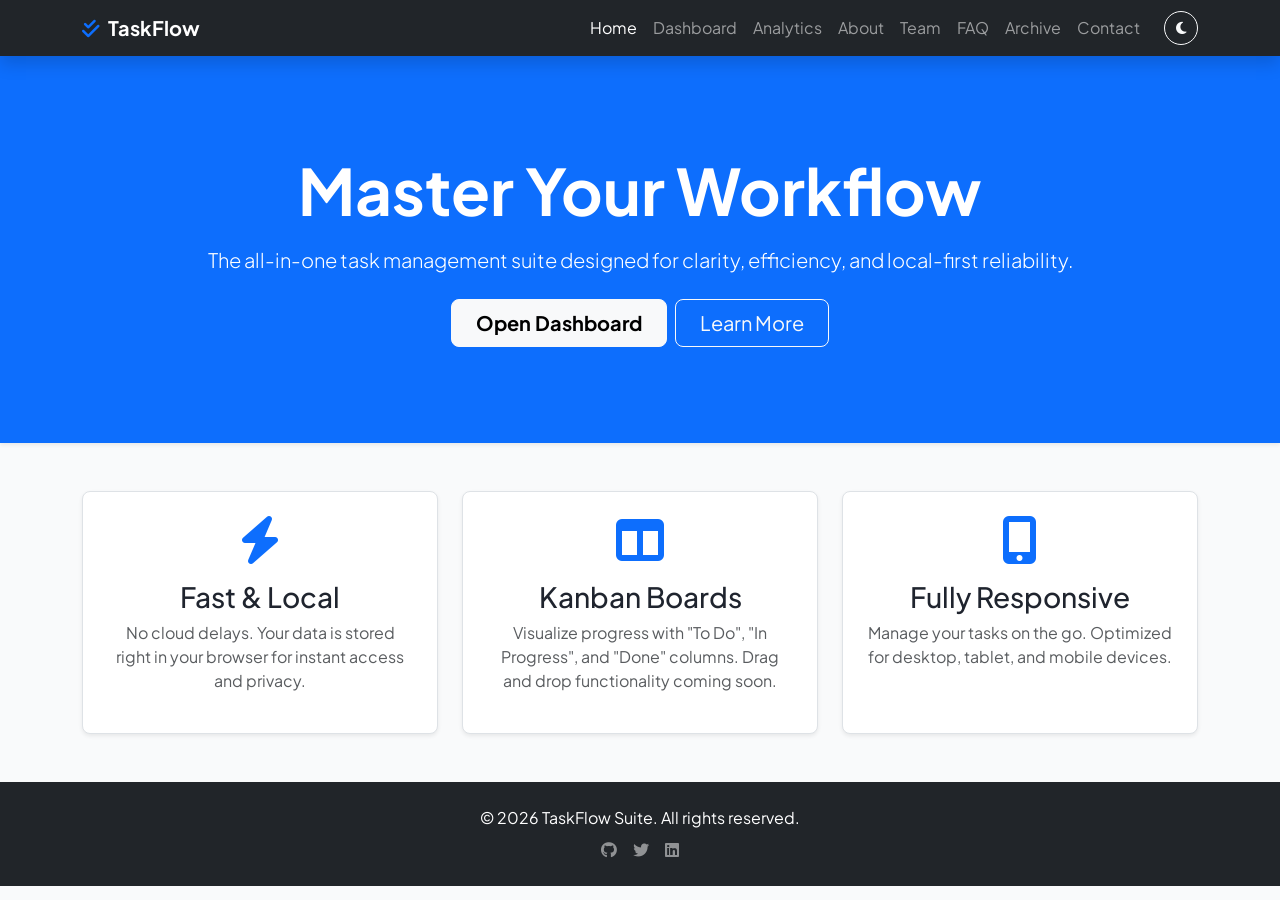
<file: index.html>
<!DOCTYPE html>
<html lang="en">
<head>
    <meta charset="UTF-8">
    <meta name="viewport" content="width=device-width, initial-scale=1.0">
    <meta name="description" content="TaskFlow Suite - A premium, local-first task management application built with HTML5, CSS3, JavaScript, and Bootstrap 5.">
    <title>TaskFlow Suite - Streamline Your Productivity</title>
    <!-- Theme Switcher Script (Loads first to prevent white flash) -->
    <script src="assets/js/theme.js"></script>
    <!-- Bootstrap 5 CSS -->
    <link href="https://cdn.jsdelivr.net/npm/bootstrap@5.3.0/dist/css/bootstrap.min.css" rel="stylesheet">
    <!-- Font Awesome for Icons -->
    <link rel="stylesheet" href="https://cdnjs.cloudflare.com/ajax/libs/font-awesome/6.4.0/css/all.min.css">
    <!-- Custom CSS -->
    <link rel="stylesheet" href="assets/css/style.css">
</head>
<body>
    <!-- Navigation Bar -->
    <nav class="navbar navbar-expand-lg navbar-dark bg-dark sticky-top shadow">
        <div class="container">
            <a class="navbar-brand fw-bold" href="index.html">
                <i class="fas fa-check-double me-2 text-primary"></i>TaskFlow
            </a>
            <button class="navbar-toggler" type="button" data-bs-toggle="collapse" data-bs-target="#navbarNav">
                <span class="navbar-toggler-icon"></span>
            </button>
            <div class="collapse navbar-collapse" id="navbarNav">
                <ul class="navbar-nav ms-auto align-items-center">
                    <li class="nav-item"><a class="nav-link active" href="index.html">Home</a></li>
                    <li class="nav-item"><a class="nav-link" href="dashboard.html">Dashboard</a></li>
                    <li class="nav-item"><a class="nav-link" href="analytics.html">Analytics</a></li>
                    <li class="nav-item"><a class="nav-link" href="about.html">About</a></li>
                    <li class="nav-item"><a class="nav-link" href="team.html">Team</a></li>
                    <li class="nav-item"><a class="nav-link" href="faq.html">FAQ</a></li>
                    <li class="nav-item"><a class="nav-link" href="archive.html">Archive</a></li>
                    <li class="nav-item"><a class="nav-link" href="contact.html">Contact</a></li>
                    <li class="nav-item ms-lg-3">
                        <button class="btn btn-outline-light btn-sm rounded-circle p-0 d-flex align-items-center justify-content-center" id="themeToggle" aria-label="Toggle Dark Mode" style="width: 34px; height: 34px;">
                            <i class="fas fa-moon"></i>
                        </button>
                    </li>
                </ul>
            </div>
        </div>
    </nav>

    <!-- Hero Section -->
    <header class="bg-primary text-white py-5 text-center shadow-sm">
        <div class="container py-5">
            <h1 class="display-3 fw-bold mb-3">Master Your Workflow</h1>
            <p class="lead mb-4">The all-in-one task management suite designed for clarity, efficiency, and local-first reliability.</p>
            <div class="d-grid gap-2 d-sm-flex justify-content-sm-center">
                <a href="dashboard.html" class="btn btn-light btn-lg px-4 gap-3 fw-bold">Open Dashboard</a>
                <a href="about.html" class="btn btn-outline-light btn-lg px-4">Learn More</a>
            </div>
            <p class="small mt-4 mb-0 text-white-50" id="heroStats" style="display: none;">
                <i class="fas fa-info-circle me-1"></i>You currently have <span class="fw-bold text-white" id="heroTaskCount">0</span> active tasks on your board.
            </p>
        </div>
    </header>

    <!-- Features Section -->
    <section class="py-5">
        <div class="container">
            <div class="row g-4 text-center">
                <div class="col-md-4">
                    <div class="p-4 border rounded-3 bg-white shadow-sm h-100">
                        <i class="fas fa-bolt fa-3x text-primary mb-3"></i>
                        <h3>Fast & Local</h3>
                        <p class="text-muted">No cloud delays. Your data is stored right in your browser for instant access and privacy.</p>
                    </div>
                </div>
                <div class="col-md-4">
                    <div class="p-4 border rounded-3 bg-white shadow-sm h-100">
                        <i class="fas fa-columns fa-3x text-primary mb-3"></i>
                        <h3>Kanban Boards</h3>
                        <p class="text-muted">Visualize progress with "To Do", "In Progress", and "Done" columns. Drag and drop functionality coming soon.</p>
                    </div>
                </div>
                <div class="col-md-4">
                    <div class="p-4 border rounded-3 bg-white shadow-sm h-100">
                        <i class="fas fa-mobile-alt fa-3x text-primary mb-3"></i>
                        <h3>Fully Responsive</h3>
                        <p class="text-muted">Manage your tasks on the go. Optimized for desktop, tablet, and mobile devices.</p>
                    </div>
                </div>
            </div>
        </div>
    </section>

    <!-- Footer -->
    <footer class="bg-dark text-white py-4 mt-auto">
        <div class="container text-center">
            <p class="mb-2">&copy; 2026 TaskFlow Suite. All rights reserved.</p>
            <div class="d-flex justify-content-center gap-3">
                <a href="#" class="text-white-50"><i class="fab fa-github"></i></a>
                <a href="#" class="text-white-50"><i class="fab fa-twitter"></i></a>
                <a href="#" class="text-white-50"><i class="fab fa-linkedin"></i></a>
            </div>
        </div>
    </footer>

    <!-- Bootstrap 5 Bundle with Popper -->
    <script src="https://cdn.jsdelivr.net/npm/bootstrap@5.3.0/dist/js/bootstrap.bundle.min.js"></script>
    <!-- Custom JS -->
    <script src="assets/js/storage.js"></script>
    <script src="assets/js/app.js"></script>
</body>
</html>
</file>
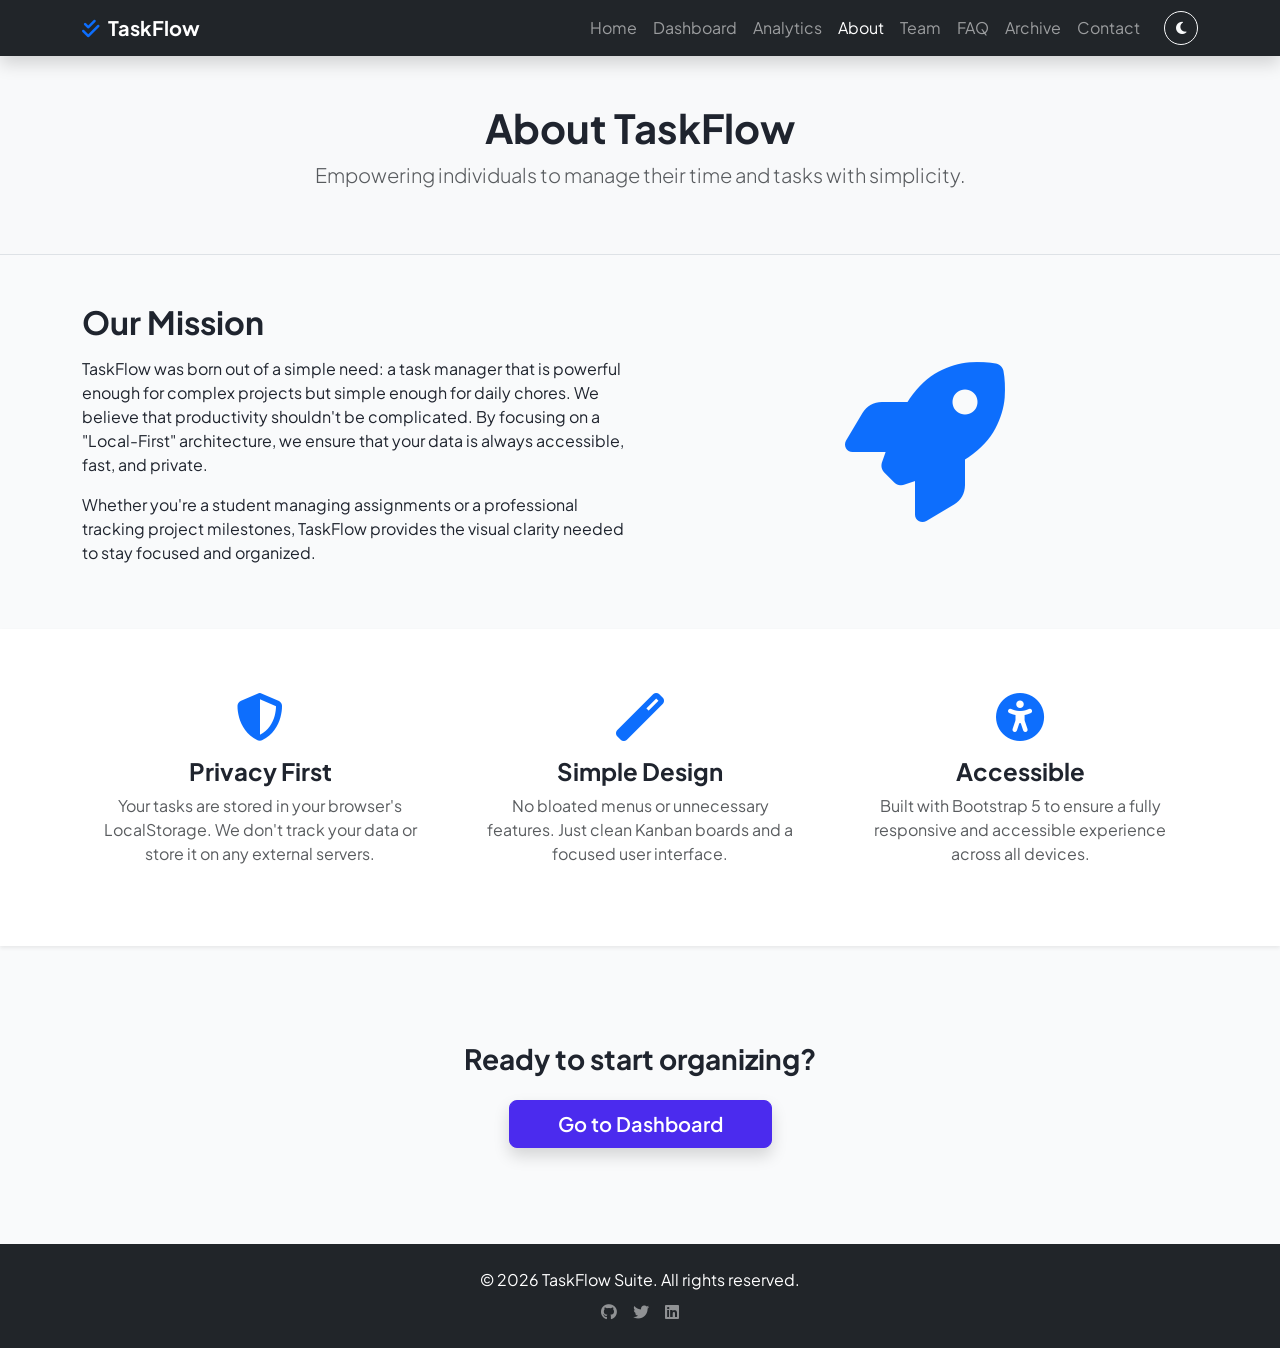
<file: about.html>
<!DOCTYPE html>
<html lang="en">
<head>
    <meta charset="UTF-8">
    <meta name="viewport" content="width=device-width, initial-scale=1.0">
    <meta name="description" content="Learn about the mission, values, and privacy-first local architecture behind TaskFlow Suite.">
    <title>About Us - TaskFlow Suite</title>
    <!-- Theme Switcher Script (Loads first to prevent white flash) -->
    <script src="assets/js/theme.js"></script>
    <!-- Bootstrap 5 CSS -->
    <link href="https://cdn.jsdelivr.net/npm/bootstrap@5.3.0/dist/css/bootstrap.min.css" rel="stylesheet">
    <!-- Font Awesome for Icons -->
    <link rel="stylesheet" href="https://cdnjs.cloudflare.com/ajax/libs/font-awesome/6.4.0/css/all.min.css">
    <!-- Custom CSS -->
    <link rel="stylesheet" href="assets/css/style.css">
</head>
<body class="d-flex flex-column min-vh-100">
    <!-- Navigation Bar -->
    <nav class="navbar navbar-expand-lg navbar-dark bg-dark sticky-top shadow">
        <div class="container">
            <a class="navbar-brand fw-bold" href="index.html">
                <i class="fas fa-check-double me-2 text-primary"></i>TaskFlow
            </a>
            <button class="navbar-toggler" type="button" data-bs-toggle="collapse" data-bs-target="#navbarNav">
                <span class="navbar-toggler-icon"></span>
            </button>
            <div class="collapse navbar-collapse" id="navbarNav">
                <ul class="navbar-nav ms-auto align-items-center">
                    <li class="nav-item"><a class="nav-link" href="index.html">Home</a></li>
                    <li class="nav-item"><a class="nav-link" href="dashboard.html">Dashboard</a></li>
                    <li class="nav-item"><a class="nav-link" href="analytics.html">Analytics</a></li>
                    <li class="nav-item"><a class="nav-link active" href="about.html">About</a></li>
                    <li class="nav-item"><a class="nav-link" href="team.html">Team</a></li>
                    <li class="nav-item"><a class="nav-link" href="faq.html">FAQ</a></li>
                    <li class="nav-item"><a class="nav-link" href="archive.html">Archive</a></li>
                    <li class="nav-item"><a class="nav-link" href="contact.html">Contact</a></li>
                    <li class="nav-item ms-lg-3">
                        <button class="btn btn-outline-light btn-sm rounded-circle p-0 d-flex align-items-center justify-content-center" id="themeToggle" aria-label="Toggle Dark Mode" style="width: 34px; height: 34px;">
                            <i class="fas fa-moon"></i>
                        </button>
                    </li>
                </ul>
            </div>
        </div>
    </nav>

    <!-- Page Header -->
    <header class="bg-light py-5 border-bottom mb-5">
        <div class="container text-center">
            <h1 class="fw-bold">About TaskFlow</h1>
            <p class="lead text-muted">Empowering individuals to manage their time and tasks with simplicity.</p>
        </div>
    </header>

    <!-- Mission Section -->
    <section class="container mb-5">
        <div class="row align-items-center">
            <div class="col-lg-6 mb-4 mb-lg-0">
                <h2 class="fw-bold mb-3">Our Mission</h2>
                <p>TaskFlow was born out of a simple need: a task manager that is powerful enough for complex projects but simple enough for daily chores. We believe that productivity shouldn't be complicated. By focusing on a "Local-First" architecture, we ensure that your data is always accessible, fast, and private.</p>
                <p>Whether you're a student managing assignments or a professional tracking project milestones, TaskFlow provides the visual clarity needed to stay focused and organized.</p>
            </div>
            <div class="col-lg-6 text-center">
                <i class="fas fa-rocket text-primary" style="font-size: 10rem;"></i>
            </div>
        </div>
    </section>

    <!-- Values Section -->
    <section class="bg-white py-5 mb-5 shadow-sm">
        <div class="container">
            <div class="row g-4">
                <div class="col-md-4 text-center">
                    <div class="p-3">
                        <i class="fas fa-shield-alt text-primary fa-3x mb-3"></i>
                        <h4 class="fw-bold">Privacy First</h4>
                        <p class="text-muted">Your tasks are stored in your browser's LocalStorage. We don't track your data or store it on any external servers.</p>
                    </div>
                </div>
                <div class="col-md-4 text-center">
                    <div class="p-3">
                        <i class="fas fa-magic text-primary fa-3x mb-3"></i>
                        <h4 class="fw-bold">Simple Design</h4>
                        <p class="text-muted">No bloated menus or unnecessary features. Just clean Kanban boards and a focused user interface.</p>
                    </div>
                </div>
                <div class="col-md-4 text-center">
                    <div class="p-3">
                        <i class="fas fa-universal-access text-primary fa-3x mb-3"></i>
                        <h4 class="fw-bold">Accessible</h4>
                        <p class="text-muted">Built with Bootstrap 5 to ensure a fully responsive and accessible experience across all devices.</p>
                    </div>
                </div>
            </div>
        </div>
    </section>

    <!-- Call to Action -->
    <section class="container text-center py-5 mb-5">
        <h3 class="fw-bold mb-4">Ready to start organizing?</h3>
        <a href="dashboard.html" class="btn btn-primary btn-lg px-5 shadow">Go to Dashboard</a>
    </section>

    <!-- Footer -->
    <footer class="bg-dark text-white py-4 mt-auto">
        <div class="container text-center">
            <p class="mb-2">&copy; 2026 TaskFlow Suite. All rights reserved.</p>
            <div class="d-flex justify-content-center gap-3">
                <a href="#" class="text-white-50"><i class="fab fa-github"></i></a>
                <a href="#" class="text-white-50"><i class="fab fa-twitter"></i></a>
                <a href="#" class="text-white-50"><i class="fab fa-linkedin"></i></a>
            </div>
        </div>
    </footer>

    <!-- Bootstrap 5 Bundle with Popper -->
    <script src="https://cdn.jsdelivr.net/npm/bootstrap@5.3.0/dist/js/bootstrap.bundle.min.js"></script>
    <!-- Custom JS -->
    <script src="assets/js/app.js"></script>
</body>
</html>
</file>
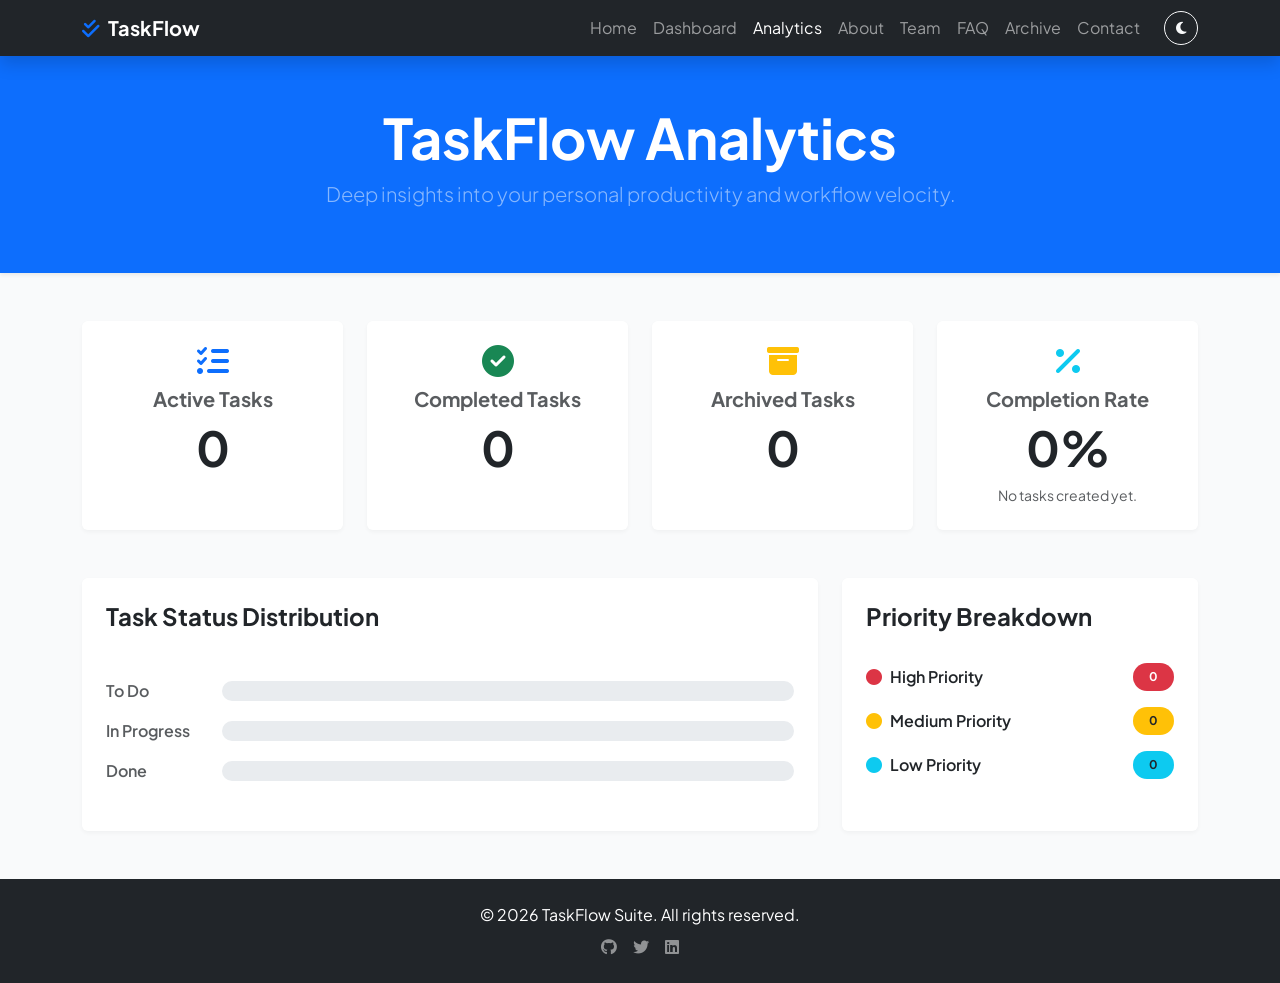
<file: analytics.html>
<!DOCTYPE html>
<html lang="en">
<head>
    <meta charset="UTF-8">
    <meta name="viewport" content="width=device-width, initial-scale=1.0">
    <meta name="description" content="View real-time productivity statistics, completion rates, and priority analytics on your task boards.">
    <title>Task Analytics - TaskFlow Suite</title>
    <!-- Theme Switcher Script (Loads first to prevent white flash) -->
    <script src="assets/js/theme.js"></script>
    <!-- Bootstrap 5 CSS -->
    <link href="https://cdn.jsdelivr.net/npm/bootstrap@5.3.0/dist/css/bootstrap.min.css" rel="stylesheet">
    <!-- Font Awesome for Icons -->
    <link rel="stylesheet" href="https://cdnjs.cloudflare.com/ajax/libs/font-awesome/6.4.0/css/all.min.css">
    <!-- Custom CSS -->
    <link rel="stylesheet" href="assets/css/style.css">
</head>
<body class="d-flex flex-column min-vh-100">
    <!-- Navigation Bar -->
    <nav class="navbar navbar-expand-lg navbar-dark bg-dark sticky-top shadow">
        <div class="container">
            <a class="navbar-brand fw-bold" href="index.html">
                <i class="fas fa-check-double me-2 text-primary"></i>TaskFlow
            </a>
            <button class="navbar-toggler" type="button" data-bs-toggle="collapse" data-bs-target="#navbarNav">
                <span class="navbar-toggler-icon"></span>
            </button>
            <div class="collapse navbar-collapse" id="navbarNav">
                <ul class="navbar-nav ms-auto align-items-center">
                    <li class="nav-item"><a class="nav-link" href="index.html">Home</a></li>
                    <li class="nav-item"><a class="nav-link" href="dashboard.html">Dashboard</a></li>
                    <li class="nav-item"><a class="nav-link active" href="analytics.html">Analytics</a></li>
                    <li class="nav-item"><a class="nav-link" href="about.html">About</a></li>
                    <li class="nav-item"><a class="nav-link" href="team.html">Team</a></li>
                    <li class="nav-item"><a class="nav-link" href="faq.html">FAQ</a></li>
                    <li class="nav-item"><a class="nav-link" href="archive.html">Archive</a></li>
                    <li class="nav-item"><a class="nav-link" href="contact.html">Contact</a></li>
                    <li class="nav-item ms-lg-3">
                        <button class="btn btn-outline-light btn-sm rounded-circle p-0 d-flex align-items-center justify-content-center" id="themeToggle" aria-label="Toggle Dark Mode" style="width: 34px; height: 34px;">
                            <i class="fas fa-moon"></i>
                        </button>
                    </li>
                </ul>
            </div>
        </div>
    </nav>

    <!-- Page Header -->
    <header class="bg-primary text-white py-5 mb-5 shadow-sm">
        <div class="container text-center">
            <h1 class="fw-bold display-4">TaskFlow Analytics</h1>
            <p class="lead text-white-50">Deep insights into your personal productivity and workflow velocity.</p>
        </div>
    </header>

    <!-- Main Content -->
    <main class="container mb-5 flex-grow-1">
        <!-- Overdue Tasks Alert Banner -->
        <div id="analyticsOverdueAlert" class="mb-4" style="display: none;">
            <div class="alert alert-danger border-0 shadow-sm d-flex align-items-center justify-content-between p-3" role="alert">
                <div class="d-flex align-items-center gap-2">
                    <i class="fas fa-exclamation-triangle fa-lg text-danger"></i>
                    <div>
                        <strong class="text-danger">Action Required:</strong> You have <span class="fw-bold" id="overdueTasksCount">0</span> overdue tasks.
                    </div>
                </div>
                <a href="dashboard.html" class="btn btn-sm btn-danger fw-bold px-3">View on Board</a>
            </div>
        </div>

        <!-- Overview Statistics Cards -->
        <div class="row g-4 mb-5">
            <div class="col-md-3">
                <div class="card h-100 border-0 p-4 text-center">
                    <div class="text-primary mb-2">
                        <i class="fas fa-tasks fa-2x"></i>
                    </div>
                    <h5 class="text-muted fw-bold">Active Tasks</h5>
                    <h2 class="display-5 fw-bold mb-0" id="activeTasksCount">0</h2>
                </div>
            </div>
            <div class="col-md-3">
                <div class="card h-100 border-0 p-4 text-center">
                    <div class="text-success mb-2">
                        <i class="fas fa-check-circle fa-2x"></i>
                    </div>
                    <h5 class="text-muted fw-bold">Completed Tasks</h5>
                    <h2 class="display-5 fw-bold mb-0" id="completedTasksCount">0</h2>
                </div>
            </div>
            <div class="col-md-3">
                <div class="card h-100 border-0 p-4 text-center">
                    <div class="text-warning mb-2">
                        <i class="fas fa-archive fa-2x"></i>
                    </div>
                    <h5 class="text-muted fw-bold">Archived Tasks</h5>
                    <h2 class="display-5 fw-bold mb-0" id="archivedTasksCount">0</h2>
                </div>
            </div>
            <div class="col-md-3">
                <div class="card h-100 border-0 p-4 text-center">
                    <div class="text-info mb-2">
                        <i class="fas fa-percentage fa-2x"></i>
                    </div>
                    <h5 class="text-muted fw-bold">Completion Rate</h5>
                    <h2 class="display-5 fw-bold mb-0" id="completionRateValue">0%</h2>
                    <p class="small text-muted mt-2 mb-0" id="completionRateMessage">No tasks completed yet.</p>
                </div>
            </div>
        </div>

        <!-- Analytical Details and Visualizations -->
        <div class="row g-4">
            <!-- Productivity Chart -->
            <div class="col-lg-8">
                <div class="card border-0 p-4 h-100">
                    <h4 class="fw-bold mb-4">Task Status Distribution</h4>
                    <div class="d-flex align-items-center justify-content-center flex-column py-4">
                        <div class="d-flex w-100 mb-3 align-items-center">
                            <span class="fw-semibold text-muted me-3" style="width: 100px;">To Do</span>
                            <div class="progress flex-grow-1" style="height: 20px; border-radius: 10px;">
                                <div class="progress-bar bg-secondary" id="todoProgressBar" role="progressbar" style="width: 0%;" aria-valuenow="0" aria-valuemin="0" aria-valuemax="100">0%</div>
                            </div>
                        </div>
                        <div class="d-flex w-100 mb-3 align-items-center">
                            <span class="fw-semibold text-muted me-3" style="width: 100px;">In Progress</span>
                            <div class="progress flex-grow-1" style="height: 20px; border-radius: 10px;">
                                <div class="progress-bar bg-primary" id="inprogressProgressBar" role="progressbar" style="width: 0%;" aria-valuenow="0" aria-valuemin="0" aria-valuemax="100">0%</div>
                            </div>
                        </div>
                        <div class="d-flex w-100 align-items-center">
                            <span class="fw-semibold text-muted me-3" style="width: 100px;">Done</span>
                            <div class="progress flex-grow-1" style="height: 20px; border-radius: 10px;">
                                <div class="progress-bar bg-success" id="doneProgressBar" role="progressbar" style="width: 0%;" aria-valuenow="0" aria-valuemin="0" aria-valuemax="100">0%</div>
                            </div>
                        </div>
                    </div>
                </div>
            </div>

            <!-- Priority Analysis -->
            <div class="col-lg-4">
                <div class="card border-0 p-4 h-100">
                    <h4 class="fw-bold mb-4">Priority Breakdown</h4>
                    <div class="py-2">
                        <div class="d-flex justify-content-between align-items-center mb-3">
                            <span class="fw-semibold"><i class="fas fa-circle text-danger me-2"></i>High Priority</span>
                            <span class="badge bg-danger rounded-pill px-3 py-2" id="highPriorityCount">0</span>
                        </div>
                        <div class="d-flex justify-content-between align-items-center mb-3">
                            <span class="fw-semibold"><i class="fas fa-circle text-warning me-2"></i>Medium Priority</span>
                            <span class="badge bg-warning text-dark rounded-pill px-3 py-2" id="mediumPriorityCount">0</span>
                        </div>
                        <div class="d-flex justify-content-between align-items-center">
                            <span class="fw-semibold"><i class="fas fa-circle text-info me-2"></i>Low Priority</span>
                            <span class="badge bg-info text-dark rounded-pill px-3 py-2" id="lowPriorityCount">0</span>
                        </div>
                    </div>
                </div>
            </div>
        </div>
    </main>

    <!-- Footer -->
    <footer class="bg-dark text-white py-4 mt-auto">
        <div class="container text-center">
            <p class="mb-2">&copy; 2026 TaskFlow Suite. All rights reserved.</p>
            <div class="d-flex justify-content-center gap-3">
                <a href="#" class="text-white-50"><i class="fab fa-github"></i></a>
                <a href="#" class="text-white-50"><i class="fab fa-twitter"></i></a>
                <a href="#" class="text-white-50"><i class="fab fa-linkedin"></i></a>
            </div>
        </div>
    </footer>

    <!-- Bootstrap 5 Bundle with Popper -->
    <script src="https://cdn.jsdelivr.net/npm/bootstrap@5.3.0/dist/js/bootstrap.bundle.min.js"></script>
    <!-- Custom JS -->
    <script src="assets/js/storage.js"></script>
    <script src="assets/js/app.js"></script>
</body>
</html>
</file>
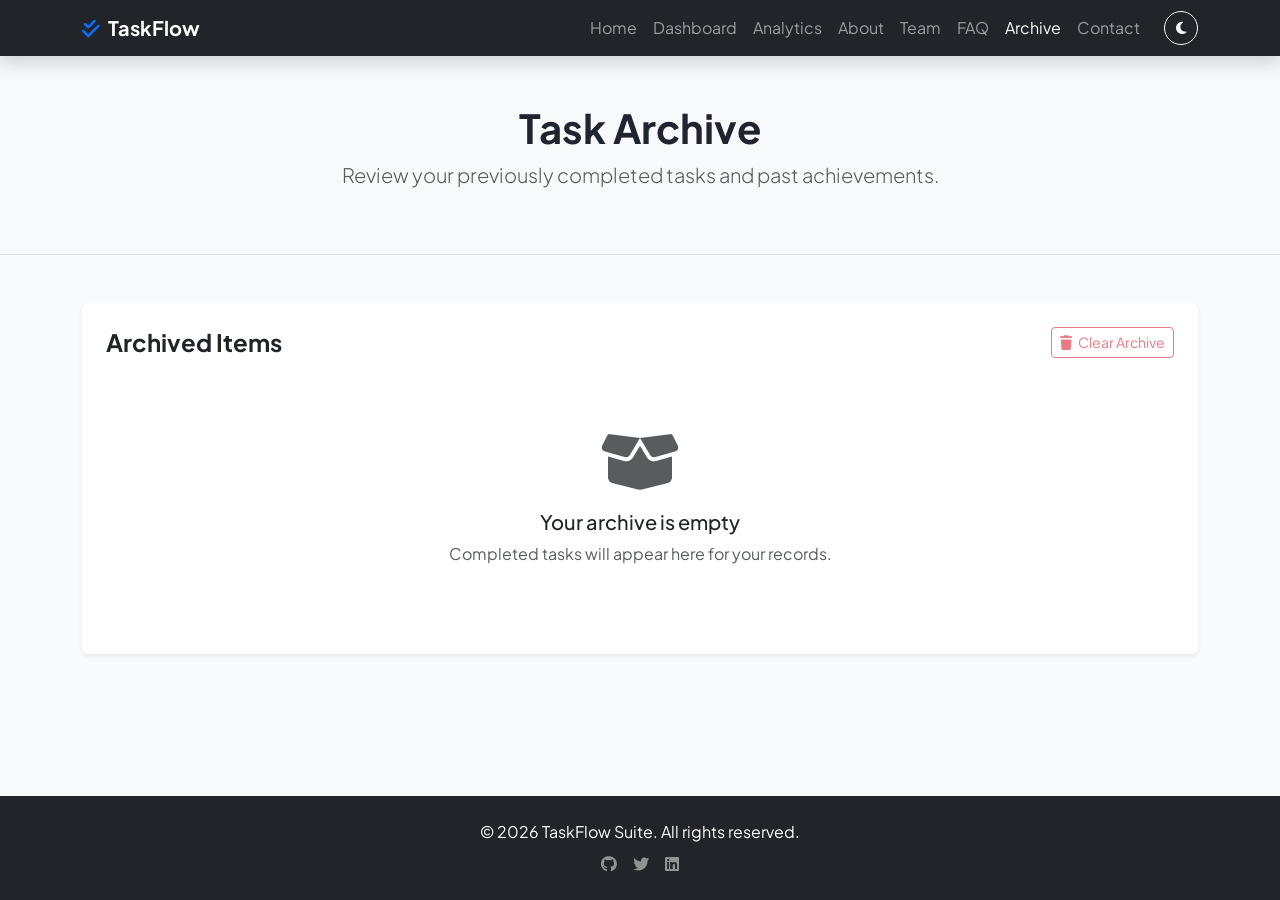
<file: archive.html>
<!DOCTYPE html>
<html lang="en">
<head>
    <meta charset="UTF-8">
    <meta name="viewport" content="width=device-width, initial-scale=1.0">
    <meta name="description" content="View and manage your archived tasks in TaskFlow Suite.">
    <title>Task Archive - TaskFlow Suite</title>
    <!-- Theme Switcher Script (Loads first to prevent white flash) -->
    <script src="assets/js/theme.js"></script>
    <!-- Bootstrap 5 CSS -->
    <link href="https://cdn.jsdelivr.net/npm/bootstrap@5.3.0/dist/css/bootstrap.min.css" rel="stylesheet">
    <!-- Font Awesome for Icons -->
    <link rel="stylesheet" href="https://cdnjs.cloudflare.com/ajax/libs/font-awesome/6.4.0/css/all.min.css">
    <!-- Custom CSS -->
    <link rel="stylesheet" href="assets/css/style.css">
</head>
<body class="d-flex flex-column min-vh-100">
    <!-- Navigation Bar -->
    <nav class="navbar navbar-expand-lg navbar-dark bg-dark sticky-top shadow">
        <div class="container">
            <a class="navbar-brand fw-bold" href="index.html">
                <i class="fas fa-check-double me-2 text-primary"></i>TaskFlow
            </a>
            <button class="navbar-toggler" type="button" data-bs-toggle="collapse" data-bs-target="#navbarNav">
                <span class="navbar-toggler-icon"></span>
            </button>
            <div class="collapse navbar-collapse" id="navbarNav">
                <ul class="navbar-nav ms-auto align-items-center">
                    <li class="nav-item"><a class="nav-link" href="index.html">Home</a></li>
                    <li class="nav-item"><a class="nav-link" href="dashboard.html">Dashboard</a></li>
                    <li class="nav-item"><a class="nav-link" href="analytics.html">Analytics</a></li>
                    <li class="nav-item"><a class="nav-link" href="about.html">About</a></li>
                    <li class="nav-item"><a class="nav-link" href="team.html">Team</a></li>
                    <li class="nav-item"><a class="nav-link" href="faq.html">FAQ</a></li>
                    <li class="nav-item"><a class="nav-link active" href="archive.html">Archive</a></li>
                    <li class="nav-item"><a class="nav-link" href="contact.html">Contact</a></li>
                    <li class="nav-item ms-lg-3">
                        <button class="btn btn-outline-light btn-sm rounded-circle p-0 d-flex align-items-center justify-content-center" id="themeToggle" aria-label="Toggle Dark Mode" style="width: 34px; height: 34px;">
                            <i class="fas fa-moon"></i>
                        </button>
                    </li>
                </ul>
            </div>
        </div>
    </nav>

    <!-- Page Header -->
    <header class="bg-light py-5 border-bottom mb-5">
        <div class="container text-center">
            <h1 class="fw-bold">Task Archive</h1>
            <p class="lead text-muted">Review your previously completed tasks and past achievements.</p>
        </div>
    </header>

    <main class="container mb-5 flex-grow-1">
        <div class="card shadow-sm border-0">
            <div class="card-body p-4">
                <div class="d-flex justify-content-between align-items-center mb-4">
                    <h4 class="fw-bold mb-0">Archived Items</h4>
                    <button class="btn btn-outline-danger btn-sm" id="clearArchiveBtn">
                        <i class="fas fa-trash me-1"></i> Clear Archive
                    </button>
                </div>
                
                <div class="table-responsive" id="archiveTableContainer">
                    <table class="table table-hover align-middle">
                        <thead class="table-light">
                              <tr>
                                  <th>Task Title</th>
                                  <th>Priority</th>
                                  <th>Completion Date</th>
                                  <th>Status</th>
                                  <th class="text-end">Actions</th>
                              </tr>
                          </thead>
                        <tbody id="archiveTableBody">
                            <!-- Placeholder Data -->
                            <tr>
                                <td class="fw-semibold">Finalize Q2 Marketing Report</td>
                                <td><span class="badge bg-danger">High</span></td>
                                <td class="text-muted">June 14, 2026</td>
                                <td><span class="badge bg-success"><i class="fas fa-check me-1"></i>Completed</span></td>
                            </tr>
                            <tr>
                                <td class="fw-semibold">Update Website Navigation</td>
                                <td><span class="badge bg-warning text-dark">Medium</span></td>
                                <td class="text-muted">June 12, 2026</td>
                                <td><span class="badge bg-success"><i class="fas fa-check me-1"></i>Completed</span></td>
                            </tr>
                            <tr>
                                <td class="fw-semibold">Research new CSS frameworks</td>
                                <td><span class="badge bg-info text-dark">Low</span></td>
                                <td class="text-muted">June 10, 2026</td>
                                <td><span class="badge bg-secondary"><i class="fas fa-archive me-1"></i>Archived</span></td>
                            </tr>
                        </tbody>
                    </table>
                </div>
                
                <!-- Empty State Placeholder (hidden by default initially) -->
                <div id="emptyArchiveState" class="text-center py-5 d-none">
                    <i class="fas fa-box-open fa-4x text-muted mb-3"></i>
                    <h5>Your archive is empty</h5>
                    <p class="text-muted">Completed tasks will appear here for your records.</p>
                </div>
            </div>
        </div>
    </main>

    <!-- Footer -->
    <footer class="bg-dark text-white py-4 mt-auto">
        <div class="container text-center">
            <p class="mb-2">&copy; 2026 TaskFlow Suite. All rights reserved.</p>
            <div class="d-flex justify-content-center gap-3">
                <a href="#" class="text-white-50"><i class="fab fa-github"></i></a>
                <a href="#" class="text-white-50"><i class="fab fa-twitter"></i></a>
                <a href="#" class="text-white-50"><i class="fab fa-linkedin"></i></a>
            </div>
        </div>
    </footer>

    <!-- Bootstrap 5 Bundle with Popper -->
    <script src="https://cdn.jsdelivr.net/npm/bootstrap@5.3.0/dist/js/bootstrap.bundle.min.js"></script>
    <!-- Custom JS -->
    <script src="assets/js/storage.js"></script>
    <script src="assets/js/app.js"></script>
</body>
</html>
</file>
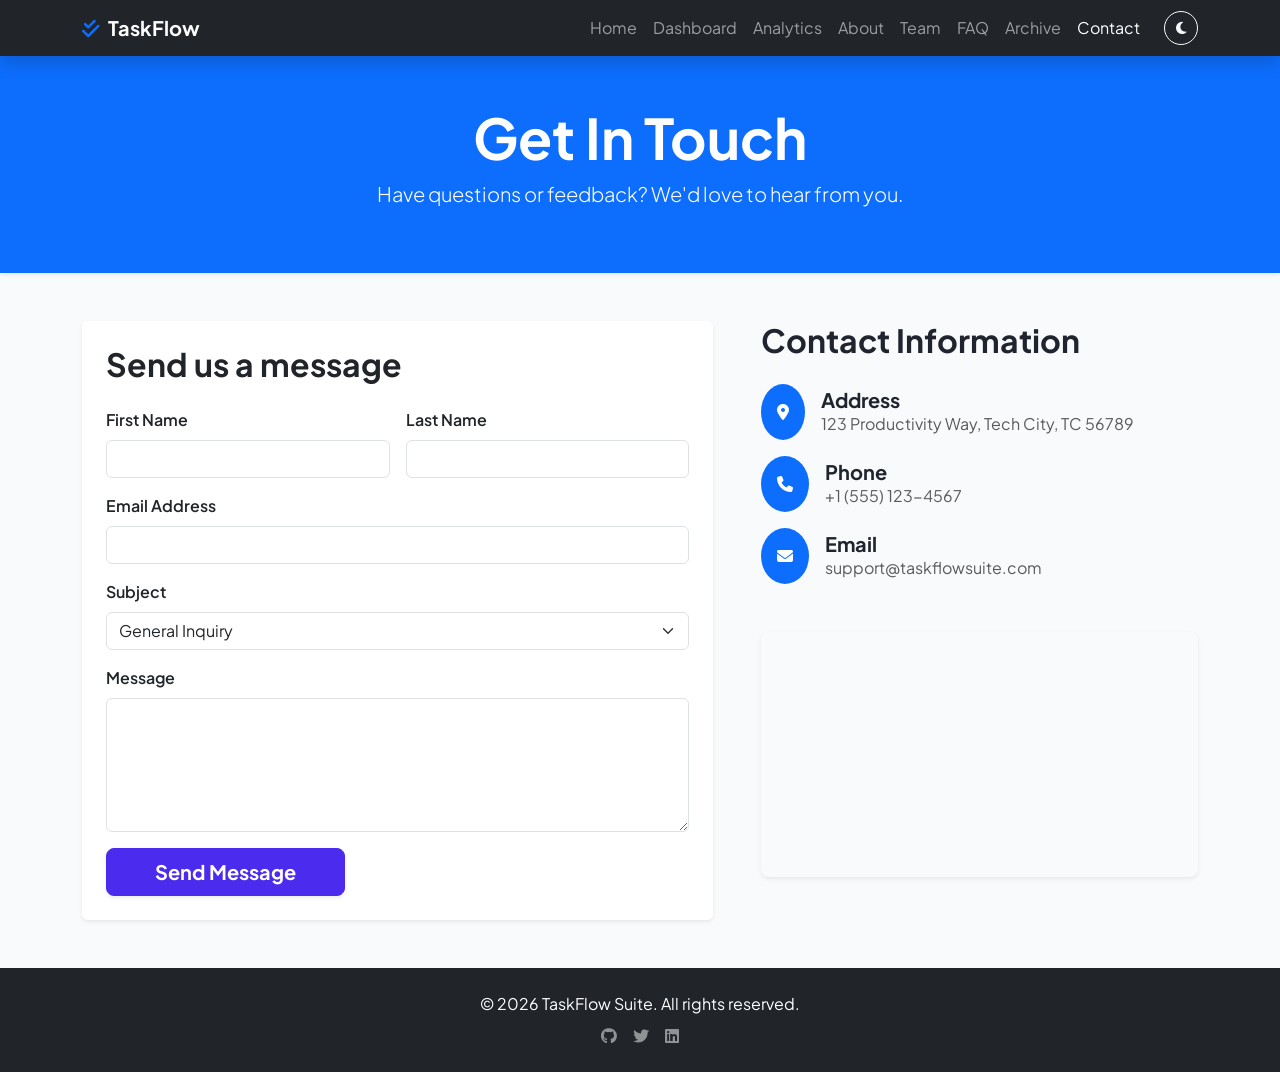
<file: contact.html>
<!DOCTYPE html>
<html lang="en">
<head>
    <meta charset="UTF-8">
    <meta name="viewport" content="width=device-width, initial-scale=1.0">
    <meta name="description" content="Get in touch with the TaskFlow Suite support team for feedback, support, or inquiries.">
    <title>Contact Us - TaskFlow Suite</title>
    <!-- Theme Switcher Script (Loads first to prevent white flash) -->
    <script src="assets/js/theme.js"></script>
    <!-- Bootstrap 5 CSS -->
    <link href="https://cdn.jsdelivr.net/npm/bootstrap@5.3.0/dist/css/bootstrap.min.css" rel="stylesheet">
    <!-- Font Awesome for Icons -->
    <link rel="stylesheet" href="https://cdnjs.cloudflare.com/ajax/libs/font-awesome/6.4.0/css/all.min.css">
    <!-- Custom CSS -->
    <link rel="stylesheet" href="assets/css/style.css">
</head>
<body class="d-flex flex-column min-vh-100">
    <!-- Navigation Bar -->
    <nav class="navbar navbar-expand-lg navbar-dark bg-dark sticky-top shadow">
        <div class="container">
            <a class="navbar-brand fw-bold" href="index.html">
                <i class="fas fa-check-double me-2 text-primary"></i>TaskFlow
            </a>
            <button class="navbar-toggler" type="button" data-bs-toggle="collapse" data-bs-target="#navbarNav">
                <span class="navbar-toggler-icon"></span>
            </button>
            <div class="collapse navbar-collapse" id="navbarNav">
                <ul class="navbar-nav ms-auto align-items-center">
                    <li class="nav-item"><a class="nav-link" href="index.html">Home</a></li>
                    <li class="nav-item"><a class="nav-link" href="dashboard.html">Dashboard</a></li>
                    <li class="nav-item"><a class="nav-link" href="analytics.html">Analytics</a></li>
                    <li class="nav-item"><a class="nav-link" href="about.html">About</a></li>
                    <li class="nav-item"><a class="nav-link" href="team.html">Team</a></li>
                    <li class="nav-item"><a class="nav-link" href="faq.html">FAQ</a></li>
                    <li class="nav-item"><a class="nav-link" href="archive.html">Archive</a></li>
                    <li class="nav-item"><a class="nav-link active" href="contact.html">Contact</a></li>
                    <li class="nav-item ms-lg-3">
                        <button class="btn btn-outline-light btn-sm rounded-circle p-0 d-flex align-items-center justify-content-center" id="themeToggle" aria-label="Toggle Dark Mode" style="width: 34px; height: 34px;">
                            <i class="fas fa-moon"></i>
                        </button>
                    </li>
                </ul>
            </div>
        </div>
    </nav>

    <!-- Page Header -->
    <header class="bg-primary text-white py-5 mb-5 shadow-sm">
        <div class="container text-center">
            <h1 class="fw-bold display-4">Get In Touch</h1>
            <p class="lead">Have questions or feedback? We'd love to hear from you.</p>
        </div>
    </header>

    <main class="container mb-5">
        <div class="row g-5">
            <!-- Contact Form -->
            <div class="col-lg-7">
                <div class="card shadow-sm border-0 p-4">
                    <h2 class="fw-bold mb-4">Send us a message</h2>
                    <form id="contactForm">
                        <div class="row g-3">
                            <div class="col-md-6">
                                <label for="firstName" class="form-label fw-semibold">First Name</label>
                                <input type="text" class="form-control" id="firstName" required>
                            </div>
                            <div class="col-md-6">
                                <label for="lastName" class="form-label fw-semibold">Last Name</label>
                                <input type="text" class="form-control" id="lastName" required>
                            </div>
                            <div class="col-12">
                                <label for="email" class="form-label fw-semibold">Email Address</label>
                                <input type="email" class="form-control" id="email" required>
                            </div>
                            <div class="col-12">
                                <label for="subject" class="form-label fw-semibold">Subject</label>
                                <select class="form-select" id="subject">
                                    <option selected>General Inquiry</option>
                                    <option>Technical Support</option>
                                    <option>Feature Request</option>
                                    <option>Other</option>
                                </select>
                            </div>
                            <div class="col-12">
                                <label for="message" class="form-label fw-semibold">Message</label>
                                <textarea class="form-control" id="message" rows="5" required></textarea>
                            </div>
                            <div class="col-12">
                                <button type="submit" class="btn btn-primary btn-lg px-5 fw-bold shadow-sm">Send Message</button>
                            </div>
                        </div>
                    </form>
                </div>
            </div>

            <!-- Contact Info & Map -->
            <div class="col-lg-5">
                <div class="mb-5">
                    <h2 class="fw-bold mb-4">Contact Information</h2>
                    <div class="d-flex align-items-center mb-3">
                        <div class="bg-primary text-white rounded-circle p-3 me-3">
                            <i class="fas fa-map-marker-alt"></i>
                        </div>
                        <div>
                            <h5 class="mb-0 fw-bold">Address</h5>
                            <p class="text-muted mb-0">123 Productivity Way, Tech City, TC 56789</p>
                        </div>
                    </div>
                    <div class="d-flex align-items-center mb-3">
                        <div class="bg-primary text-white rounded-circle p-3 me-3">
                            <i class="fas fa-phone"></i>
                        </div>
                        <div>
                            <h5 class="mb-0 fw-bold">Phone</h5>
                            <p class="text-muted mb-0">+1 (555) 123-4567</p>
                        </div>
                    </div>
                    <div class="d-flex align-items-center mb-3">
                        <div class="bg-primary text-white rounded-circle p-3 me-3">
                            <i class="fas fa-envelope"></i>
                        </div>
                        <div>
                            <h5 class="mb-0 fw-bold">Email</h5>
                            <p class="text-muted mb-0">support@taskflowsuite.com</p>
                        </div>
                    </div>
                </div>

                <!-- Google Map Placeholder -->
                <div class="ratio ratio-16x9 shadow-sm rounded-3 overflow-hidden">
                    <iframe src="https://www.google.com/maps/embed?pb=!1m18!1m12!1m3!1d3151.8354345093643!2d144.9537353153167!3d-37.81627977975124!2m3!1f0!2f0!3f0!3m2!1i1024!2i768!4f13.1!3m3!1m2!1s0x6ad642af0f11fd81%3A0xf577d2230d5708ce!2sGoogle!5e0!3m2!1sen!2sau!4v1574312290458!5m2!1sen!2sau" allowfullscreen="" loading="lazy"></iframe>
                </div>
            </div>
        </div>
    </main>

    <!-- Footer -->
    <footer class="bg-dark text-white py-4 mt-auto">
        <div class="container text-center">
            <p class="mb-2">&copy; 2026 TaskFlow Suite. All rights reserved.</p>
            <div class="d-flex justify-content-center gap-3">
                <a href="#" class="text-white-50"><i class="fab fa-github"></i></a>
                <a href="#" class="text-white-50"><i class="fab fa-twitter"></i></a>
                <a href="#" class="text-white-50"><i class="fab fa-linkedin"></i></a>
            </div>
        </div>
    </footer>

    <!-- Bootstrap 5 Bundle with Popper -->
    <script src="https://cdn.jsdelivr.net/npm/bootstrap@5.3.0/dist/js/bootstrap.bundle.min.js"></script>
    <!-- Custom JS -->
    <script src="assets/js/app.js"></script>
</body>
</html>
</file>
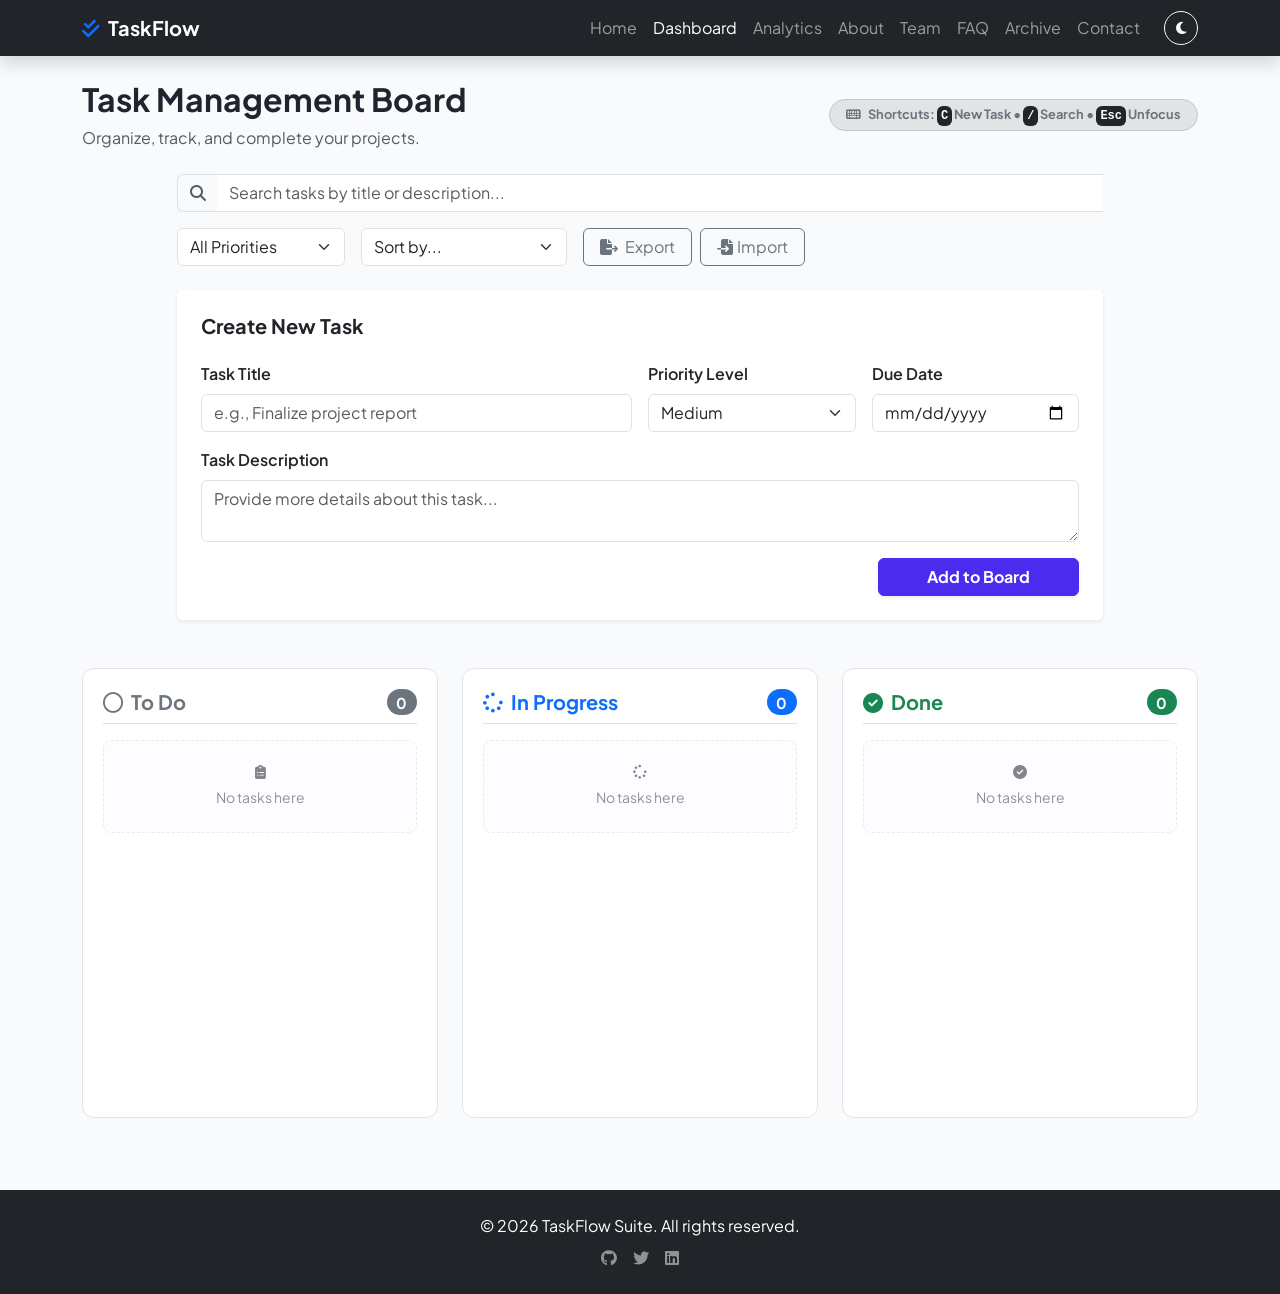
<file: dashboard.html>
<!DOCTYPE html>
<html lang="en">
<head>
    <meta charset="UTF-8">
    <meta name="viewport" content="width=device-width, initial-scale=1.0">
    <meta name="description" content="Access your TaskFlow Kanban board to organize, edit, and move your tasks locally.">
    <title>TaskFlow Dashboard - Manage Your Tasks</title>
    <!-- Theme Switcher Script (Loads first to prevent white flash) -->
    <script src="assets/js/theme.js"></script>
    <!-- Bootstrap 5 CSS -->
    <link href="https://cdn.jsdelivr.net/npm/bootstrap@5.3.0/dist/css/bootstrap.min.css" rel="stylesheet">
    <!-- Font Awesome for Icons -->
    <link rel="stylesheet" href="https://cdnjs.cloudflare.com/ajax/libs/font-awesome/6.4.0/css/all.min.css">
    <!-- Custom CSS -->
    <link rel="stylesheet" href="assets/css/style.css">
</head>
<body class="d-flex flex-column min-vh-100">
    <!-- Navigation Bar -->
    <nav class="navbar navbar-expand-lg navbar-dark bg-dark sticky-top shadow">
        <div class="container">
            <a class="navbar-brand fw-bold" href="index.html">
                <i class="fas fa-check-double me-2 text-primary"></i>TaskFlow
            </a>
            <button class="navbar-toggler" type="button" data-bs-toggle="collapse" data-bs-target="#navbarNav">
                <span class="navbar-toggler-icon"></span>
            </button>
            <div class="collapse navbar-collapse" id="navbarNav">
                <ul class="navbar-nav ms-auto align-items-center">
                    <li class="nav-item"><a class="nav-link" href="index.html">Home</a></li>
                    <li class="nav-item"><a class="nav-link active" href="dashboard.html">Dashboard</a></li>
                    <li class="nav-item"><a class="nav-link" href="analytics.html">Analytics</a></li>
                    <li class="nav-item"><a class="nav-link" href="about.html">About</a></li>
                    <li class="nav-item"><a class="nav-link" href="team.html">Team</a></li>
                    <li class="nav-item"><a class="nav-link" href="faq.html">FAQ</a></li>
                    <li class="nav-item"><a class="nav-link" href="archive.html">Archive</a></li>
                    <li class="nav-item"><a class="nav-link" href="contact.html">Contact</a></li>
                    <li class="nav-item ms-lg-3">
                        <button class="btn btn-outline-light btn-sm rounded-circle p-0 d-flex align-items-center justify-content-center" id="themeToggle" aria-label="Toggle Dark Mode" style="width: 34px; height: 34px;">
                            <i class="fas fa-moon"></i>
                        </button>
                    </li>
                </ul>
            </div>
        </div>
    </nav>

    <div class="container my-4">
        <!-- Dashboard Header -->
        <div class="row mb-4 align-items-center">
            <div class="col-md-7">
                <h1 class="h2 fw-bold">Task Management Board</h1>
                <p class="text-muted mb-0">Organize, track, and complete your projects.</p>
            </div>
            <div class="col-md-5 text-md-end mt-2 mt-md-0">
                <span class="badge bg-secondary-subtle text-secondary border border-secondary-subtle py-2 px-3 rounded-pill" style="font-size: 0.8rem;">
                    <i class="fas fa-keyboard me-2"></i>Shortcuts: <kbd class="bg-dark text-white px-1 rounded" style="font-size: 0.75rem;">C</kbd> New Task • <kbd class="bg-dark text-white px-1 rounded" style="font-size: 0.75rem;">/</kbd> Search • <kbd class="bg-dark text-white px-1 rounded" style="font-size: 0.75rem;">Esc</kbd> Unfocus
                </span>
            </div>
        </div>

        <!-- Search and Filter Controls -->
        <div class="row mb-4 justify-content-center">
            <div class="col-md-10">
                <div class="d-flex flex-wrap gap-3 align-items-center">
                    <div class="input-group flex-grow-1">
                        <span class="input-group-text bg-transparent border-end-0 border-color"><i class="fas fa-search text-muted"></i></span>
                        <input type="text" class="form-control border-start-0 border-end-0" id="searchBar" placeholder="Search tasks by title or description...">
                        <button class="btn btn-outline-secondary border-start-0 bg-transparent" type="button" id="clearSearchBtn" title="Clear Search" style="display: none; border-color: var(--border-color);">
                            <i class="fas fa-times text-muted"></i>
                        </button>
                    </div>
                    <select class="form-select w-auto" id="filterPriority" style="min-width: 150px;">
                        <option value="All">All Priorities</option>
                        <option value="High">High Priority</option>
                        <option value="Medium">Medium Priority</option>
                        <option value="Low">Low Priority</option>
                    </select>
                    <select class="form-select w-auto" id="sortBy" style="min-width: 150px;">
                        <option value="default">Sort by...</option>
                        <option value="dueDateAsc">Due Date (Soonest)</option>
                        <option value="dueDateDesc">Due Date (Latest)</option>
                        <option value="priorityHigh">Priority (High to Low)</option>
                        <option value="priorityLow">Priority (Low to High)</option>
                    </select>
                    <div class="d-flex gap-2">
                        <button class="btn btn-outline-secondary px-3" id="exportBtn" title="Export Tasks to JSON">
                            <i class="fas fa-file-export me-1"></i> Export
                        </button>
                        <label class="btn btn-outline-secondary px-3 mb-0 d-flex align-items-center justify-content-center" id="importLabel" title="Import Tasks from JSON" for="importFile" style="cursor: pointer;">
                            <i class="fas fa-file-import me-1"></i> Import
                        </label>
                        <input type="file" id="importFile" accept=".json" style="display: none;">
                    </div>
                </div>
            </div>
        </div>

        <!-- Task Form Section -->
        <div class="row mb-5 justify-content-center">
            <div class="col-md-10">
                <div class="card shadow-sm border-0">
                    <div class="card-body p-4">
                        <h5 class="card-title mb-4 fw-bold">Create New Task</h5>
                        <form id="taskForm">
                            <div class="row g-3">
                                <div class="col-md-6">
                                    <label for="taskTitle" class="form-label fw-semibold">Task Title</label>
                                    <input type="text" class="form-control" id="taskTitle" required placeholder="e.g., Finalize project report">
                                </div>
                                <div class="col-md-3">
                                    <label for="taskPriority" class="form-label fw-semibold">Priority Level</label>
                                    <select class="form-select" id="taskPriority">
                                        <option value="Low">Low</option>
                                        <option value="Medium" selected>Medium</option>
                                        <option value="High">High</option>
                                    </select>
                                </div>
                                <div class="col-md-3">
                                    <label for="taskDueDate" class="form-label fw-semibold">Due Date</label>
                                    <input type="date" class="form-control" id="taskDueDate">
                                </div>
                                <div class="col-12">
                                    <label for="taskDescription" class="form-label fw-semibold">Task Description</label>
                                    <textarea class="form-control" id="taskDescription" rows="2" placeholder="Provide more details about this task..."></textarea>
                                </div>
                                <div class="col-12 text-end">
                                    <button type="submit" class="btn btn-primary px-5 fw-bold shadow-sm">Add to Board</button>
                                </div>
                            </div>
                        </form>
                    </div>
                </div>
            </div>
        </div>

        <!-- Task Board Columns -->
        <div class="row g-4 mb-5">
            <!-- To Do Column -->
            <div class="col-lg-4">
                <div class="task-column border" data-status="Todo">
                    <h5 class="border-bottom pb-2 mb-3 d-flex justify-content-between align-items-center fw-bold">
                        <span class="text-secondary"><i class="far fa-circle me-2"></i>To Do</span>
                        <span class="badge bg-secondary rounded-pill" id="todoCount">0</span>
                    </h5>
                    <div id="todoList">
                        <!-- Tasks will be rendered here -->
                    </div>
                </div>
            </div>
 
            <!-- In Progress Column -->
            <div class="col-lg-4">
                <div class="task-column border" data-status="InProgress">
                    <h5 class="border-bottom pb-2 mb-3 d-flex justify-content-between align-items-center fw-bold">
                        <span class="text-primary"><i class="fas fa-spinner fa-spin me-2"></i>In Progress</span>
                        <span class="badge bg-primary rounded-pill" id="inProgressCount">0</span>
                    </h5>
                    <div id="inProgressList">
                        <!-- Tasks will be rendered here -->
                    </div>
                </div>
            </div>
 
            <!-- Done Column -->
            <div class="col-lg-4">
                <div class="task-column border" data-status="Done">
                    <h5 class="border-bottom pb-2 mb-3 d-flex justify-content-between align-items-center fw-bold">
                        <span class="text-success"><i class="fas fa-check-circle me-2"></i>Done</span>
                        <span class="badge bg-success rounded-pill" id="doneCount">0</span>
                    </h5>
                    <div id="doneList">
                        <!-- Tasks will be rendered here -->
                    </div>
                </div>
            </div>
        </div>
    </div>

    <!-- Edit Task Modal -->
    <div class="modal fade" id="editTaskModal" tabindex="-1" aria-labelledby="editTaskModalLabel" aria-hidden="true">
        <div class="modal-dialog">
            <div class="modal-content">
                <div class="modal-header">
                    <h5 class="modal-title fw-bold" id="editTaskModalLabel">Edit Task</h5>
                    <button type="button" class="btn-close text-reset" data-bs-dismiss="modal" aria-label="Close"></button>
                </div>
                <div class="modal-body">
                    <form id="editTaskForm">
                        <input type="hidden" id="editTaskId">
                        <div class="mb-3">
                            <label for="editTaskTitle" class="form-label fw-semibold">Task Title</label>
                            <input type="text" class="form-control" id="editTaskTitle" required placeholder="e.g., Finalize project report">
                        </div>
                        <div class="row g-3 mb-3">
                            <div class="col-md-6">
                                <label for="editTaskPriority" class="form-label fw-semibold">Priority Level</label>
                                <select class="form-select" id="editTaskPriority">
                                    <option value="Low">Low</option>
                                    <option value="Medium">Medium</option>
                                    <option value="High">High</option>
                                </select>
                            </div>
                            <div class="col-md-6">
                                <label for="editTaskDueDate" class="form-label fw-semibold">Due Date</label>
                                <input type="date" class="form-control" id="editTaskDueDate">
                            </div>
                        </div>
                        <div class="mb-3">
                            <label for="editTaskDescription" class="form-label fw-semibold">Task Description</label>
                            <textarea class="form-control" id="editTaskDescription" rows="3" placeholder="Provide more details..."></textarea>
                        </div>
                        <div class="text-end">
                            <button type="button" class="btn btn-secondary px-4 fw-bold border-0 shadow-sm me-2" data-bs-dismiss="modal">Cancel</button>
                            <button type="submit" class="btn btn-primary px-4 fw-bold shadow-sm">Save Changes</button>
                        </div>
                    </form>
                </div>
            </div>
        </div>
    </div>

    <!-- Footer -->
    <footer class="bg-dark text-white py-4 mt-auto">
        <div class="container text-center">
            <p class="mb-2">&copy; 2026 TaskFlow Suite. All rights reserved.</p>
            <div class="d-flex justify-content-center gap-3">
                <a href="#" class="text-white-50"><i class="fab fa-github"></i></a>
                <a href="#" class="text-white-50"><i class="fab fa-twitter"></i></a>
                <a href="#" class="text-white-50"><i class="fab fa-linkedin"></i></a>
            </div>
        </div>
    </footer>

    <!-- Bootstrap 5 Bundle with Popper -->
    <script src="https://cdn.jsdelivr.net/npm/bootstrap@5.3.0/dist/js/bootstrap.bundle.min.js"></script>
    <!-- Custom JS -->
    <script src="assets/js/storage.js"></script>
    <script src="assets/js/app.js"></script>
</body>
</html>
</file>
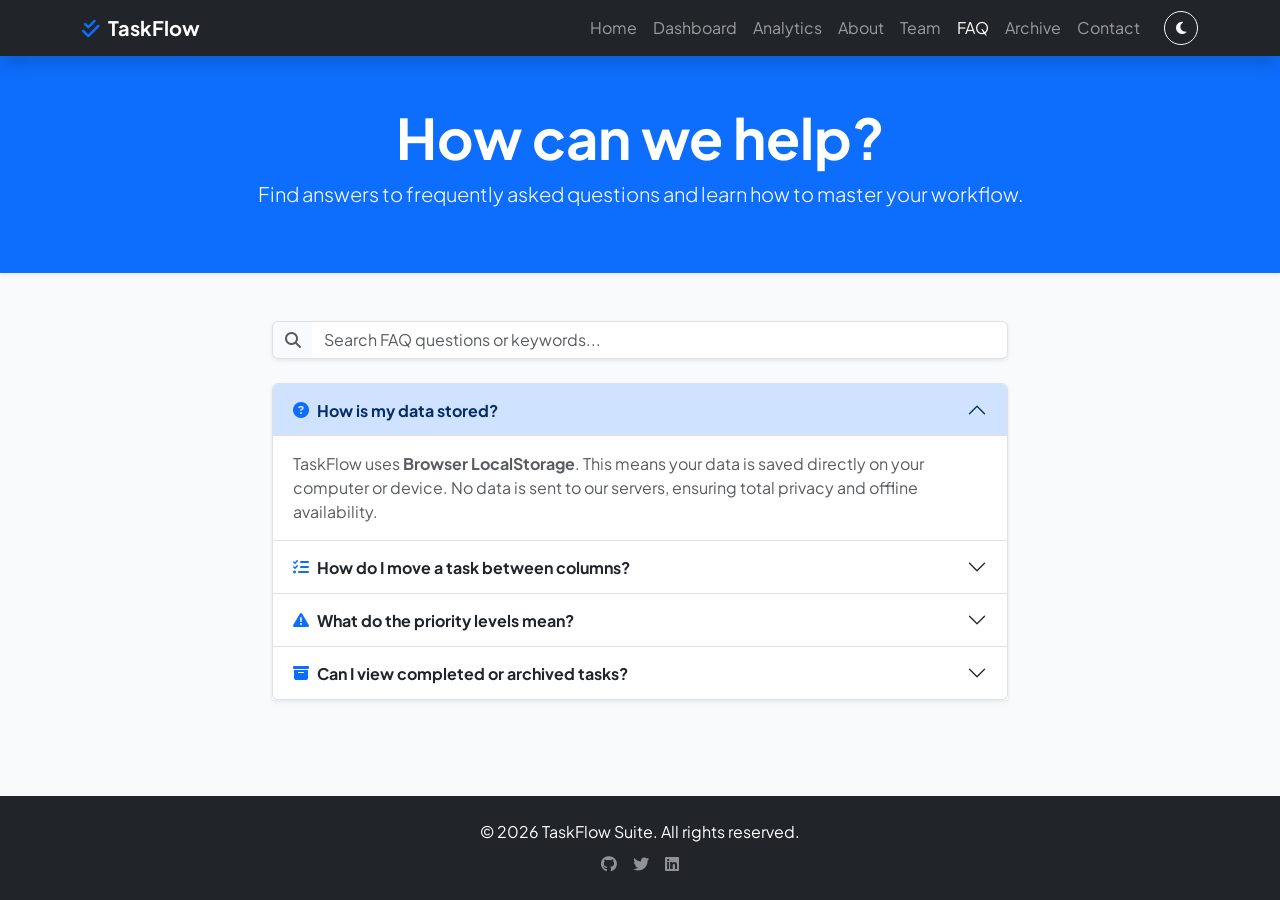
<file: faq.html>
<!DOCTYPE html>
<html lang="en">
<head>
    <meta charset="UTF-8">
    <meta name="viewport" content="width=device-width, initial-scale=1.0">
    <meta name="description" content="Frequently asked questions about TaskFlow Suite: LocalStorage usage, layout options, and getting started.">
    <title>FAQ & Help - TaskFlow Suite</title>
    <!-- Theme Switcher Script (Loads first to prevent white flash) -->
    <script src="assets/js/theme.js"></script>
    <!-- Bootstrap 5 CSS -->
    <link href="https://cdn.jsdelivr.net/npm/bootstrap@5.3.0/dist/css/bootstrap.min.css" rel="stylesheet">
    <!-- Font Awesome for Icons -->
    <link rel="stylesheet" href="https://cdnjs.cloudflare.com/ajax/libs/font-awesome/6.4.0/css/all.min.css">
    <!-- Custom CSS -->
    <link rel="stylesheet" href="assets/css/style.css">
</head>
<body class="d-flex flex-column min-vh-100">
    <!-- Navigation Bar -->
    <nav class="navbar navbar-expand-lg navbar-dark bg-dark sticky-top shadow">
        <div class="container">
            <a class="navbar-brand fw-bold" href="index.html">
                <i class="fas fa-check-double me-2 text-primary"></i>TaskFlow
            </a>
            <button class="navbar-toggler" type="button" data-bs-toggle="collapse" data-bs-target="#navbarNav">
                <span class="navbar-toggler-icon"></span>
            </button>
            <div class="collapse navbar-collapse" id="navbarNav">
                <ul class="navbar-nav ms-auto align-items-center">
                    <li class="nav-item"><a class="nav-link" href="index.html">Home</a></li>
                    <li class="nav-item"><a class="nav-link" href="dashboard.html">Dashboard</a></li>
                    <li class="nav-item"><a class="nav-link" href="analytics.html">Analytics</a></li>
                    <li class="nav-item"><a class="nav-link" href="about.html">About</a></li>
                    <li class="nav-item"><a class="nav-link" href="team.html">Team</a></li>
                    <li class="nav-item"><a class="nav-link active" href="faq.html">FAQ</a></li>
                    <li class="nav-item"><a class="nav-link" href="archive.html">Archive</a></li>
                    <li class="nav-item"><a class="nav-link" href="contact.html">Contact</a></li>
                    <li class="nav-item ms-lg-3">
                        <button class="btn btn-outline-light btn-sm rounded-circle p-0 d-flex align-items-center justify-content-center" id="themeToggle" aria-label="Toggle Dark Mode" style="width: 34px; height: 34px;">
                            <i class="fas fa-moon"></i>
                        </button>
                    </li>
                </ul>
            </div>
        </div>
    </nav>

    <!-- Page Header -->
    <header class="bg-primary text-white py-5 mb-5 shadow-sm">
        <div class="container text-center">
            <h1 class="fw-bold display-4">How can we help?</h1>
            <p class="lead">Find answers to frequently asked questions and learn how to master your workflow.</p>
        </div>
    </header>

    <main class="container mb-5">
        <div class="row justify-content-center">
            <div class="col-lg-8">
                <!-- FAQ Search Input -->
                <div class="mb-4">
                    <div class="input-group shadow-sm rounded">
                        <span class="input-group-text bg-transparent border-end-0 border-color"><i class="fas fa-search text-muted"></i></span>
                        <input type="text" class="form-control border-start-0" id="faqSearchInput" placeholder="Search FAQ questions or keywords...">
                    </div>
                </div>

                <div class="accordion shadow-sm" id="faqAccordion">
                    <!-- FAQ 1 -->
                    <div class="accordion-item">
                        <h2 class="accordion-header" id="headingOne">
                            <button class="accordion-button fw-bold" type="button" data-bs-toggle="collapse" data-bs-target="#collapseOne">
                                <i class="fas fa-question-circle me-2 text-primary"></i> How is my data stored?
                            </button>
                        </h2>
                        <div id="collapseOne" class="accordion-collapse collapse show" data-bs-parent="#faqAccordion">
                            <div class="accordion-body text-muted">
                                TaskFlow uses <strong>Browser LocalStorage</strong>. This means your data is saved directly on your computer or device. No data is sent to our servers, ensuring total privacy and offline availability.
                            </div>
                        </div>
                    </div>
                    <!-- FAQ 2 -->
                    <div class="accordion-item">
                        <h2 class="accordion-header" id="headingTwo">
                            <button class="accordion-button collapsed fw-bold" type="button" data-bs-toggle="collapse" data-bs-target="#collapseTwo">
                                <i class="fas fa-tasks me-2 text-primary"></i> How do I move a task between columns?
                            </button>
                        </h2>
                        <div id="collapseTwo" class="accordion-collapse collapse" data-bs-parent="#faqAccordion">
                            <div class="accordion-body text-muted">
                                You can drag and drop task cards directly between the <strong>To Do</strong>, <strong>In Progress</strong>, and <strong>Done</strong> columns on desktop. On mobile or screen readers, you can use the left/right chevron buttons on each card to shift statuses.
                            </div>
                        </div>
                    </div>
                    <!-- FAQ 3 -->
                    <div class="accordion-item">
                        <h2 class="accordion-header" id="headingThree">
                            <button class="accordion-button collapsed fw-bold" type="button" data-bs-toggle="collapse" data-bs-target="#collapseThree">
                                <i class="fas fa-exclamation-triangle me-2 text-primary"></i> What do the priority levels mean?
                            </button>
                        </h2>
                        <div id="collapseThree" class="accordion-collapse collapse" data-bs-parent="#faqAccordion">
                            <div class="accordion-body text-muted">
                                <ul class="mb-0">
                                    <li><strong class="text-danger">High:</strong> Critical tasks that need immediate attention.</li>
                                    <li><strong class="text-warning">Medium:</strong> Important tasks with standard deadlines.</li>
                                    <li><strong class="text-info">Low:</strong> Minor tasks or ideas for the future.</li>
                                </ul>
                            </div>
                        </div>
                    </div>
                    <!-- FAQ 4 -->
                    <div class="accordion-item">
                        <h2 class="accordion-header" id="headingFour">
                            <button class="accordion-button collapsed fw-bold" type="button" data-bs-toggle="collapse" data-bs-target="#collapseFour">
                                <i class="fas fa-archive me-2 text-primary"></i> Can I view completed or archived tasks?
                            </button>
                        </h2>
                        <div id="collapseFour" class="accordion-collapse collapse" data-bs-parent="#faqAccordion">
                            <div class="accordion-body text-muted">
                                Yes! Clicking the archive button on any task card on the Dashboard completion state will send it to the <strong>Archive</strong> tab. There you can view completed dates or clear the entire history.
                            </div>
                        </div>
                    </div>
                </div>
            </div>
        </div>
    </main>

    <!-- Footer -->
    <footer class="bg-dark text-white py-4 mt-auto">
        <div class="container text-center">
            <p class="mb-2">&copy; 2026 TaskFlow Suite. All rights reserved.</p>
            <div class="d-flex justify-content-center gap-3">
                <a href="#" class="text-white-50"><i class="fab fa-github"></i></a>
                <a href="#" class="text-white-50"><i class="fab fa-twitter"></i></a>
                <a href="#" class="text-white-50"><i class="fab fa-linkedin"></i></a>
            </div>
        </div>
    </footer>

    <!-- Bootstrap 5 Bundle with Popper -->
    <script src="https://cdn.jsdelivr.net/npm/bootstrap@5.3.0/dist/js/bootstrap.bundle.min.js"></script>
    <!-- Custom JS -->
    <script src="assets/js/app.js"></script>
</body>
</html>
</file>
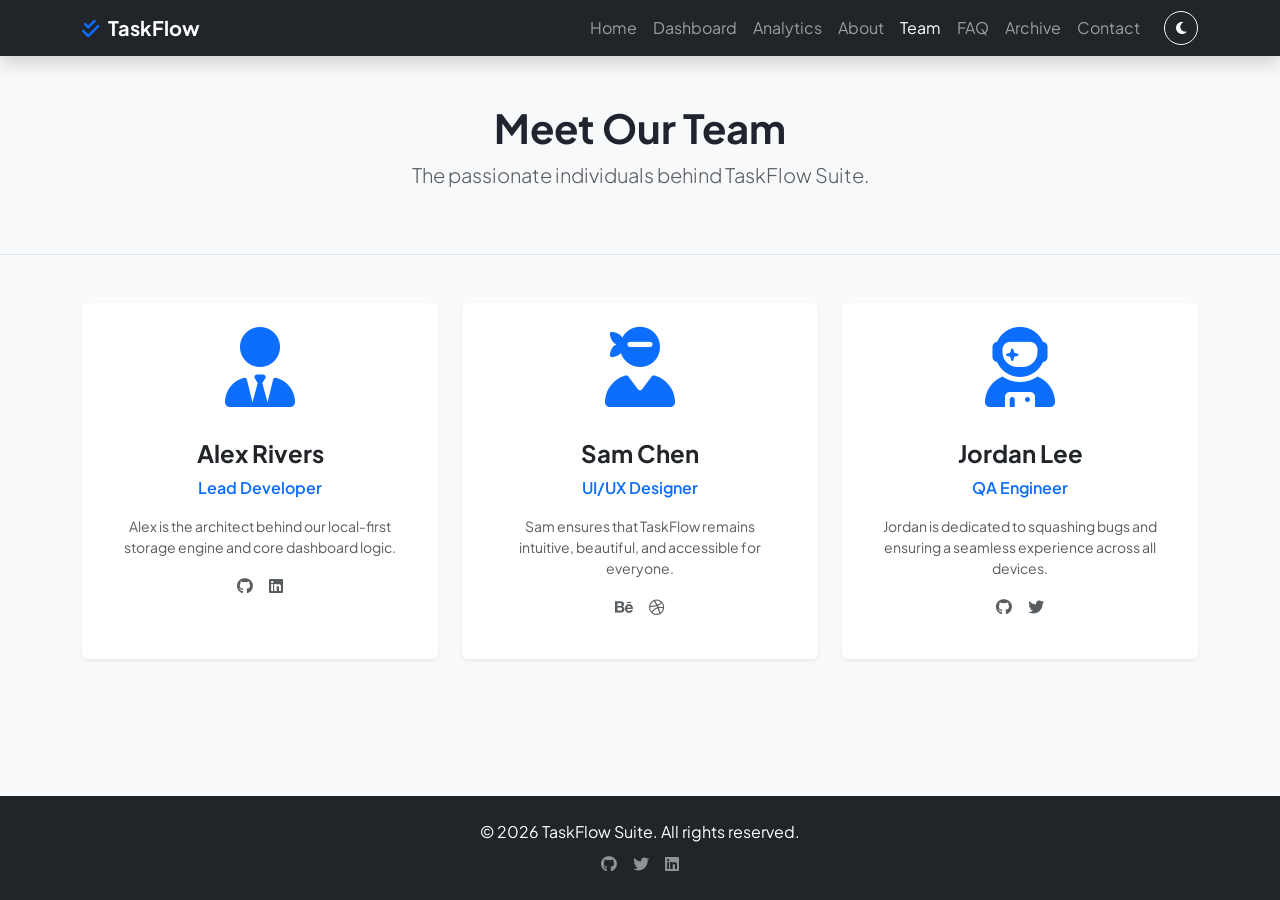
<file: team.html>
<!DOCTYPE html>
<html lang="en">
<head>
    <meta charset="UTF-8">
    <meta name="viewport" content="width=device-width, initial-scale=1.0">
    <meta name="description" content="Meet the engineering, design, and product team responsible for building TaskFlow Suite.">
    <title>Our Team - TaskFlow Suite</title>
    <!-- Theme Switcher Script (Loads first to prevent white flash) -->
    <script src="assets/js/theme.js"></script>
    <!-- Bootstrap 5 CSS -->
    <link href="https://cdn.jsdelivr.net/npm/bootstrap@5.3.0/dist/css/bootstrap.min.css" rel="stylesheet">
    <!-- Font Awesome for Icons -->
    <link rel="stylesheet" href="https://cdnjs.cloudflare.com/ajax/libs/font-awesome/6.4.0/css/all.min.css">
    <!-- Custom CSS -->
    <link rel="stylesheet" href="assets/css/style.css">
</head>
<body class="d-flex flex-column min-vh-100">
    <!-- Navigation Bar -->
    <nav class="navbar navbar-expand-lg navbar-dark bg-dark sticky-top shadow">
        <div class="container">
            <a class="navbar-brand fw-bold" href="index.html">
                <i class="fas fa-check-double me-2 text-primary"></i>TaskFlow
            </a>
            <button class="navbar-toggler" type="button" data-bs-toggle="collapse" data-bs-target="#navbarNav">
                <span class="navbar-toggler-icon"></span>
            </button>
            <div class="collapse navbar-collapse" id="navbarNav">
                <ul class="navbar-nav ms-auto align-items-center">
                    <li class="nav-item"><a class="nav-link" href="index.html">Home</a></li>
                    <li class="nav-item"><a class="nav-link" href="dashboard.html">Dashboard</a></li>
                    <li class="nav-item"><a class="nav-link" href="analytics.html">Analytics</a></li>
                    <li class="nav-item"><a class="nav-link" href="about.html">About</a></li>
                    <li class="nav-item"><a class="nav-link active" href="team.html">Team</a></li>
                    <li class="nav-item"><a class="nav-link" href="faq.html">FAQ</a></li>
                    <li class="nav-item"><a class="nav-link" href="archive.html">Archive</a></li>
                    <li class="nav-item"><a class="nav-link" href="contact.html">Contact</a></li>
                    <li class="nav-item ms-lg-3">
                        <button class="btn btn-outline-light btn-sm rounded-circle p-0 d-flex align-items-center justify-content-center" id="themeToggle" aria-label="Toggle Dark Mode" style="width: 34px; height: 34px;">
                            <i class="fas fa-moon"></i>
                        </button>
                    </li>
                </ul>
            </div>
        </div>
    </nav>

    <!-- Page Header -->
    <header class="bg-light py-5 border-bottom mb-5">
        <div class="container text-center">
            <h1 class="fw-bold">Meet Our Team</h1>
            <p class="lead text-muted">The passionate individuals behind TaskFlow Suite.</p>
        </div>
    </header>

    <main class="container mb-5">
        <div class="row g-4 justify-content-center">
            <!-- Team Member 1 -->
            <div class="col-md-6 col-lg-4">
                <div class="card h-100 shadow-sm border-0 text-center p-4">
                    <div class="mb-3">
                        <i class="fas fa-user-tie text-primary" style="font-size: 5rem;"></i>
                    </div>
                    <div class="card-body">
                        <h4 class="fw-bold">Alex Rivers</h4>
                        <p class="text-primary fw-semibold">Lead Developer</p>
                        <p class="text-muted small">Alex is the architect behind our local-first storage engine and core dashboard logic.</p>
                        <div class="d-flex justify-content-center gap-3">
                            <a href="#" class="text-muted"><i class="fab fa-github"></i></a>
                            <a href="#" class="text-muted"><i class="fab fa-linkedin"></i></a>
                        </div>
                    </div>
                </div>
            </div>

            <!-- Team Member 2 -->
            <div class="col-md-6 col-lg-4">
                <div class="card h-100 shadow-sm border-0 text-center p-4">
                    <div class="mb-3">
                        <i class="fas fa-user-ninja text-primary" style="font-size: 5rem;"></i>
                    </div>
                    <div class="card-body">
                        <h4 class="fw-bold">Sam Chen</h4>
                        <p class="text-primary fw-semibold">UI/UX Designer</p>
                        <p class="text-muted small">Sam ensures that TaskFlow remains intuitive, beautiful, and accessible for everyone.</p>
                        <div class="d-flex justify-content-center gap-3">
                            <a href="#" class="text-muted"><i class="fab fa-behance"></i></a>
                            <a href="#" class="text-muted"><i class="fab fa-dribbble"></i></a>
                        </div>
                    </div>
                </div>
            </div>

            <!-- Team Member 3 -->
            <div class="col-md-6 col-lg-4">
                <div class="card h-100 shadow-sm border-0 text-center p-4">
                    <div class="mb-3">
                        <i class="fas fa-user-astronaut text-primary" style="font-size: 5rem;"></i>
                    </div>
                    <div class="card-body">
                        <h4 class="fw-bold">Jordan Lee</h4>
                        <p class="text-primary fw-semibold">QA Engineer</p>
                        <p class="text-muted small">Jordan is dedicated to squashing bugs and ensuring a seamless experience across all devices.</p>
                        <div class="d-flex justify-content-center gap-3">
                            <a href="#" class="text-muted"><i class="fab fa-github"></i></a>
                            <a href="#" class="text-muted"><i class="fab fa-twitter"></i></a>
                        </div>
                    </div>
                </div>
            </div>
        </div>
    </main>

    <!-- Footer -->
    <footer class="bg-dark text-white py-4 mt-auto">
        <div class="container text-center">
            <p class="mb-2">&copy; 2026 TaskFlow Suite. All rights reserved.</p>
            <div class="d-flex justify-content-center gap-3">
                <a href="#" class="text-white-50"><i class="fab fa-github"></i></a>
                <a href="#" class="text-white-50"><i class="fab fa-twitter"></i></a>
                <a href="#" class="text-white-50"><i class="fab fa-linkedin"></i></a>
            </div>
        </div>
    </footer>

    <!-- Bootstrap 5 Bundle with Popper -->
    <script src="https://cdn.jsdelivr.net/npm/bootstrap@5.3.0/dist/js/bootstrap.bundle.min.js"></script>
    <!-- Custom JS -->
    <script src="assets/js/app.js"></script>
</body>
</html>
</file>
<file: assets/css/style.css>
@import url('https://fonts.googleapis.com/css2?family=Plus+Jakarta+Sans:wght@300;400;500;600;700;800&display=swap');

/* Unified Color Palette & Variables */
:root {
    --font-primary: 'Plus Jakarta Sans', sans-serif;
    
    /* Light Theme (Default) */
    --bg-primary: hsl(210, 20%, 98%);
    --bg-card: hsl(0, 0%, 100%);
    --bg-navbar: hsl(220, 30%, 10%);
    --text-primary: hsl(220, 20%, 15%);
    --text-secondary: hsl(220, 10%, 45%);
    --border-color: hsl(220, 15%, 90%);
    
    /* Brand Colors */
    --color-primary: hsl(250, 85%, 55%);
    --color-primary-rgb: 99, 102, 241;
    --color-primary-hover: hsl(250, 85%, 45%);
    --color-success: hsl(142, 70%, 45%);
    --color-danger: hsl(0, 84%, 60%);
    --color-warning: hsl(38, 92%, 50%);
    --color-info: hsl(195, 85%, 60%);
    
    /* Kanban Custom Colors (Light Mode) */
    --bg-todo-col: hsl(210, 16%, 93%);
    --bg-inprogress-col: hsl(210, 40%, 95%);
    --bg-done-col: hsl(140, 30%, 95%);
    
    /* Transitions & Shadows */
    --transition-smooth: all 0.3s cubic-bezier(0.4, 0, 0.2, 1);
    --shadow-sm: 0 2px 4px rgba(0, 0, 0, 0.04);
    --shadow-md: 0 4px 12px rgba(0, 0, 0, 0.05);
    --shadow-lg: 0 10px 25px rgba(0, 0, 0, 0.08);
}

/* Dark Theme Variables */
[data-theme="dark"] {
    --bg-primary: hsl(222, 25%, 10%);
    --bg-card: hsl(222, 20%, 15%);
    --bg-navbar: hsl(222, 30%, 8%);
    --text-primary: hsl(210, 20%, 98%);
    --text-secondary: hsl(218, 11%, 65%);
    --border-color: hsl(222, 15%, 22%);
    
    /* Vibrant Brand Colors for Dark Mode */
    --color-primary: hsl(250, 90%, 65%);
    --color-primary-hover: hsl(250, 90%, 75%);
    --color-success: hsl(142, 75%, 55%);
    --color-danger: hsl(0, 90%, 65%);
    --color-warning: hsl(38, 95%, 55%);
    --color-info: hsl(195, 90%, 65%);
    
    /* Kanban Custom Colors (Dark Mode) */
    --bg-todo-col: hsl(222, 15%, 13%);
    --bg-inprogress-col: hsl(222, 20%, 14%);
    --bg-done-col: hsl(140, 15%, 12%);
    
    --shadow-sm: 0 2px 4px rgba(0, 0, 0, 0.2);
    --shadow-md: 0 4px 12px rgba(0, 0, 0, 0.3);
    --shadow-lg: 0 10px 25px rgba(0, 0, 0, 0.4);
}

/* Base Body Styles */
body {
    background-color: var(--bg-primary);
    color: var(--text-primary);
    font-family: var(--font-primary);
    transition: var(--transition-smooth);
    min-height: 100vh;
}

/* Custom Scrollbars */
::-webkit-scrollbar {
    width: 8px;
    height: 8px;
}
::-webkit-scrollbar-track {
    background: var(--bg-primary);
}
::-webkit-scrollbar-thumb {
    background: var(--border-color);
    border-radius: 4px;
}
::-webkit-scrollbar-thumb:hover {
    background: var(--text-secondary);
}

/* Card Visual Improvements */
.card {
    background-color: var(--bg-card);
    border: 1px solid var(--border-color);
    box-shadow: var(--shadow-sm);
    transition: var(--transition-smooth);
}
.card:hover {
    box-shadow: var(--shadow-md);
}

/* Task Priority Indicators */
.priority-high { border-left: 5px solid var(--color-danger) !important; }
.priority-medium { border-left: 5px solid var(--color-warning) !important; }
.priority-low { border-left: 5px solid var(--color-info) !important; }

/* Custom Button Overrides */
.btn-primary {
    background-color: var(--color-primary) !important;
    border-color: var(--color-primary) !important;
    font-family: var(--font-primary);
    font-weight: 600;
    transition: var(--transition-smooth);
}
.btn-primary:hover, .btn-primary:focus {
    background-color: var(--color-primary-hover) !important;
    border-color: var(--color-primary-hover) !important;
}

/* CSS Transition helper */
.theme-transition,
.theme-transition * {
    transition: background-color 0.3s ease, border-color 0.3s ease, color 0.3s ease, box-shadow 0.3s ease, fill 0.3s ease !important;
}

/* Kanban Dashboard Layout & Columns */
.task-column {
    min-height: 450px;
    border-radius: 12px;
    padding: 20px;
    background-color: var(--bg-card);
    border: 1px solid var(--border-color) !important;
    transition: background-color 0.3s ease, border-color 0.3s ease, box-shadow 0.3s ease;
}

#todoList, #inProgressList, #doneList {
    min-height: 350px;
}

.task-card {
    margin-bottom: 15px;
    border-radius: 8px;
    border: 1px solid var(--border-color);
    background-color: var(--bg-card);
    padding: 16px;
    box-shadow: var(--shadow-sm);
    transition: transform 0.25s cubic-bezier(0.34, 1.56, 0.64, 1), box-shadow 0.25s ease, border-color 0.25s ease, background-color 0.3s ease;
    cursor: grab;
}

.task-card:hover {
    transform: translateY(-4px) scale(1.015);
    box-shadow: var(--shadow-md);
    border-color: rgba(var(--color-primary-rgb), 0.45);
}

.task-card:active {
    cursor: grabbing;
    transform: translateY(-1px) scale(0.995);
    box-shadow: var(--shadow-sm);
}

.task-card.overdue-card {
    border-left: 4px solid var(--color-danger) !important;
}

/* Global Dark Mode Overrides for Bootstrap Utilities */
[data-theme="dark"] .bg-white {
    background-color: var(--bg-card) !important;
}

[data-theme="dark"] .bg-light {
    background-color: hsl(222, 15%, 12%) !important;
}

[data-theme="dark"] .bg-primary {
    background: linear-gradient(135deg, hsl(250, 45%, 20%) 0%, hsl(222, 25%, 12%) 100%) !important;
}

/* Text Contrast & Headings Overrides */
[data-theme="dark"] h1, [data-theme="dark"] .display-3, [data-theme="dark"] .display-4,
[data-theme="dark"] h2,
[data-theme="dark"] h3,
[data-theme="dark"] h4,
[data-theme="dark"] h5,
[data-theme="dark"] h6,
[data-theme="dark"] .h1, [data-theme="dark"] .h2, [data-theme="dark"] .h3, [data-theme="dark"] .h4, [data-theme="dark"] .h5, [data-theme="dark"] .h6 {
    color: var(--text-primary) !important;
}

[data-theme="dark"] label,
[data-theme="dark"] .form-label,
[data-theme="dark"] .card-title,
[data-theme="dark"] .card-subtitle,
[data-theme="dark"] .card-header,
[data-theme="dark"] legend,
[data-theme="dark"] .fw-semibold:not(.badge),
[data-theme="dark"] span:not(.badge):not(.text-muted) {
    color: var(--text-primary) !important;
}

[data-theme="dark"] .accordion-body {
    color: var(--text-primary) !important;
}

[data-theme="dark"] .text-muted,
[data-theme="dark"] .text-secondary {
    color: var(--text-secondary) !important;
}

[data-theme="dark"] .text-dark {
    color: var(--text-primary) !important;
}

[data-theme="dark"] .border,
[data-theme="dark"] .border-bottom,
[data-theme="dark"] .border-top,
[data-theme="dark"] .border-start,
[data-theme="dark"] .border-end {
    border-color: var(--border-color) !important;
}

/* Dark Mode Form Element Styling */
[data-theme="dark"] .form-control,
[data-theme="dark"] .form-select {
    background-color: hsl(222, 18%, 18%);
    border-color: var(--border-color);
    color: var(--text-primary);
}

[data-theme="dark"] .form-control::placeholder {
    color: var(--text-secondary);
    opacity: 0.6;
}

[data-theme="dark"] .form-control:focus,
[data-theme="dark"] .form-select:focus {
    background-color: hsl(222, 18%, 20%);
    border-color: var(--color-primary);
    color: var(--text-primary);
    box-shadow: 0 0 0 0.25rem rgba(99, 102, 241, 0.25);
}

/* Dark Mode Table Overrides */
[data-theme="dark"] .table {
    color: var(--text-primary) !important;
    border-color: var(--border-color) !important;
}

[data-theme="dark"] .table-light {
    background-color: hsl(222, 15%, 12%) !important;
    color: var(--text-primary) !important;
}

[data-theme="dark"] .table th,
[data-theme="dark"] .table td {
    border-color: var(--border-color) !important;
    background-color: transparent !important;
    color: var(--text-primary) !important;
}

/* Badge text readability preservation on warning/info bg styles in dark mode */
[data-theme="dark"] .bg-warning.text-dark,
[data-theme="dark"] .bg-info.text-dark {
    color: hsl(220, 30%, 10%) !important;
}

[data-theme="dark"] .table-hover tbody tr:hover {
    background-color: hsl(222, 15%, 18%) !important;
    color: var(--text-primary) !important;
}

/* Dark Mode Accordion Overrides */
[data-theme="dark"] .accordion-item {
    background-color: var(--bg-card) !important;
    border-color: var(--border-color) !important;
}

[data-theme="dark"] .accordion-button {
    background-color: var(--bg-card) !important;
    color: var(--text-primary) !important;
}

[data-theme="dark"] .accordion-button:not(.collapsed) {
    background-color: hsl(250, 40%, 20%) !important;
    color: var(--color-primary) !important;
    box-shadow: inset 0 -1px 0 var(--border-color) !important;
}

[data-theme="dark"] .accordion-button::after {
    filter: invert(1) grayscale(1) brightness(2);
}

/* Drag and Drop visual feedback styling */
.task-column.drag-active {
    border: 2px dashed rgba(var(--color-primary-rgb), 0.3) !important;
}

[data-theme="dark"] .task-column.drag-active {
    border: 2px dashed rgba(var(--color-primary-rgb), 0.5) !important;
}

.task-column.drag-over {
    border: 2px dashed var(--color-primary) !important;
    background-color: rgba(var(--color-primary-rgb), 0.06) !important;
    box-shadow: 0 0 12px rgba(var(--color-primary-rgb), 0.1) !important;
}

[data-theme="dark"] .task-column.drag-over {
    background-color: rgba(var(--color-primary-rgb), 0.15) !important;
    box-shadow: 0 0 15px rgba(var(--color-primary-rgb), 0.2) !important;
}

.task-card.dragging {
    opacity: 0.45;
    border: 2px dashed var(--color-primary) !important;
    transform: scale(0.98);
}

/* Page entrance fade-up animation */
@keyframes pageEntrance {
    from {
        opacity: 0;
        transform: translateY(12px);
    }
    to {
        opacity: 1;
        transform: translateY(0);
    }
}

body > main,
body > header:not(.navbar),
body > section,
body > .container:not(.modal) {
    animation: pageEntrance 0.45s cubic-bezier(0.16, 1, 0.3, 1) both;
}

/* Empty column placeholders */
.empty-column-placeholder {
    border: 1px dashed var(--border-color);
    border-radius: 8px;
    background-color: rgba(var(--color-primary-rgb), 0.01);
    color: var(--text-secondary);
    transition: var(--transition-smooth);
}

/* Scroll-to-Top Button */
#scrollToTopBtn {
    opacity: 0;
    visibility: hidden;
    transform: scale(0.8);
    transition: opacity 0.3s ease, visibility 0.3s ease, transform 0.3s cubic-bezier(0.34, 1.56, 0.64, 1), background-color 0.2s ease;
}

#scrollToTopBtn.visible {
    opacity: 1;
    visibility: visible;
    transform: scale(1);
}

#scrollToTopBtn:hover {
    transform: scale(1.1) translateY(-3px) !important;
}
</file>
